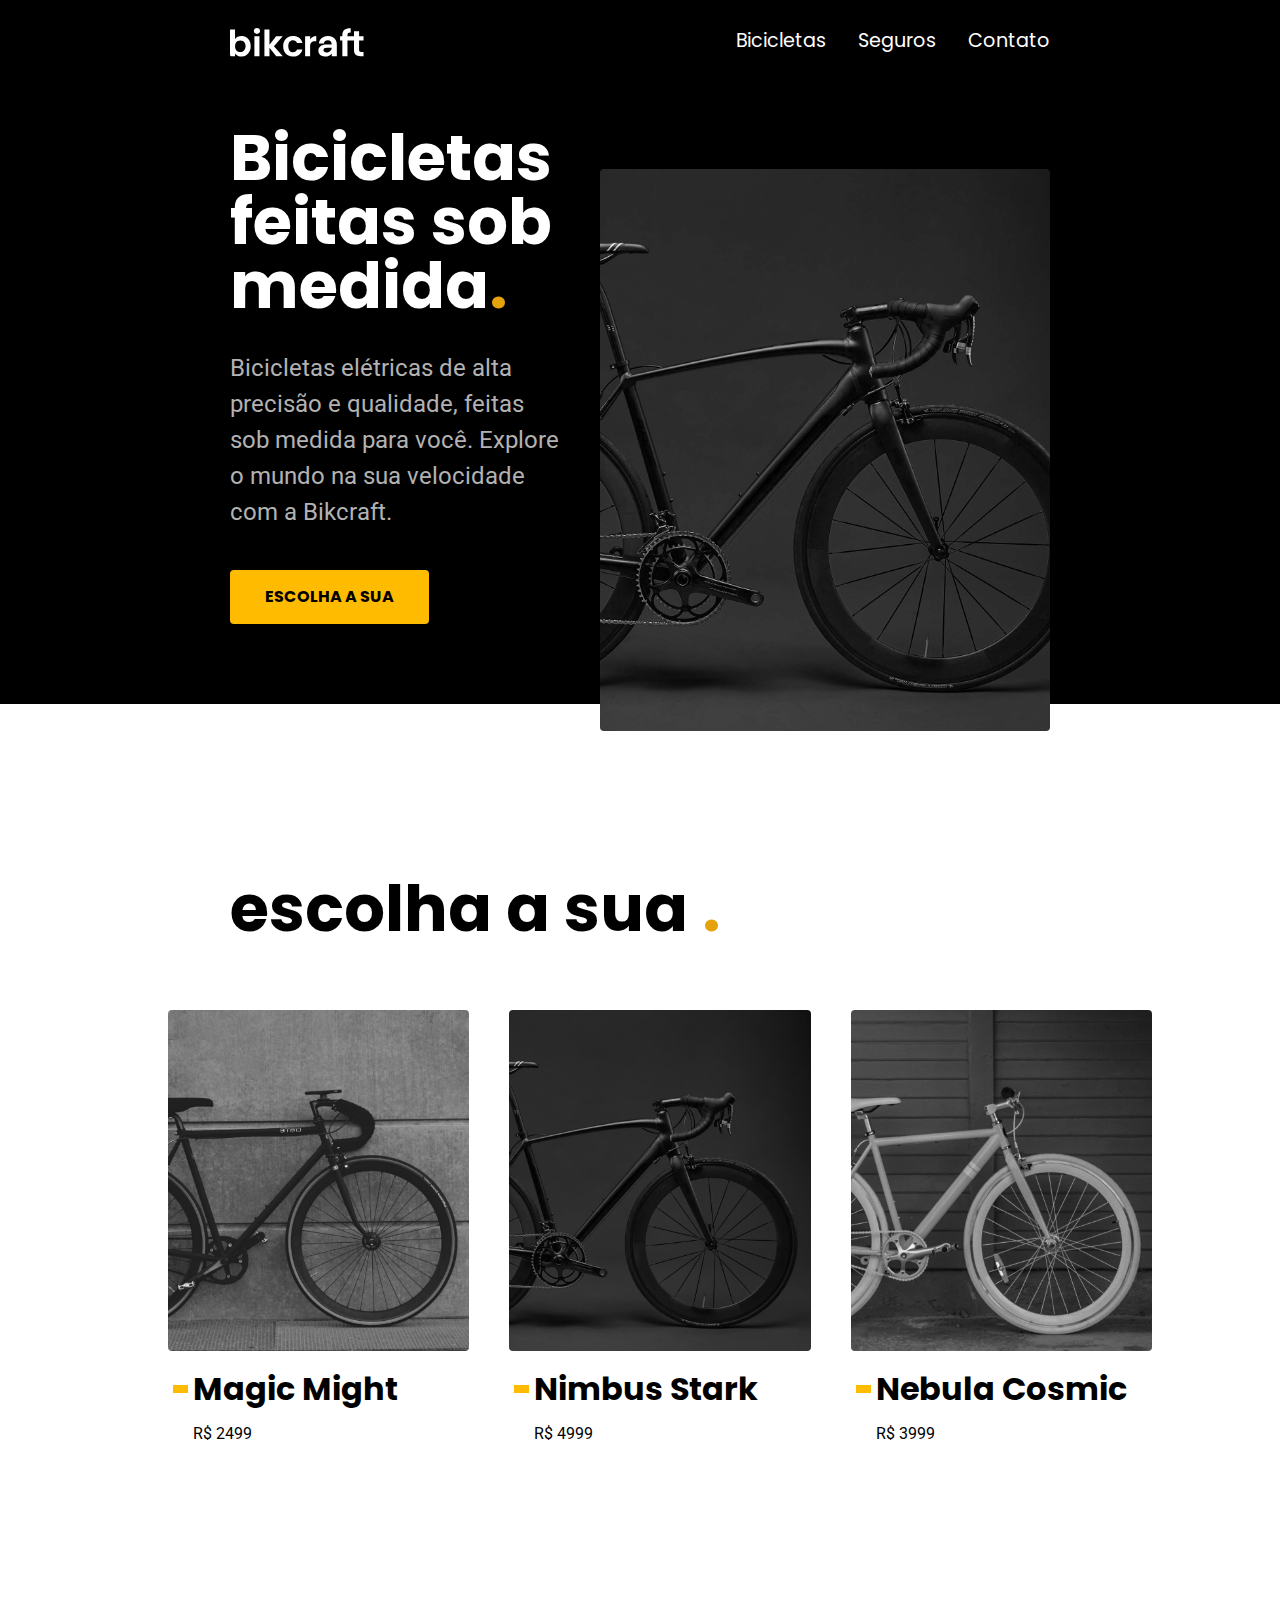
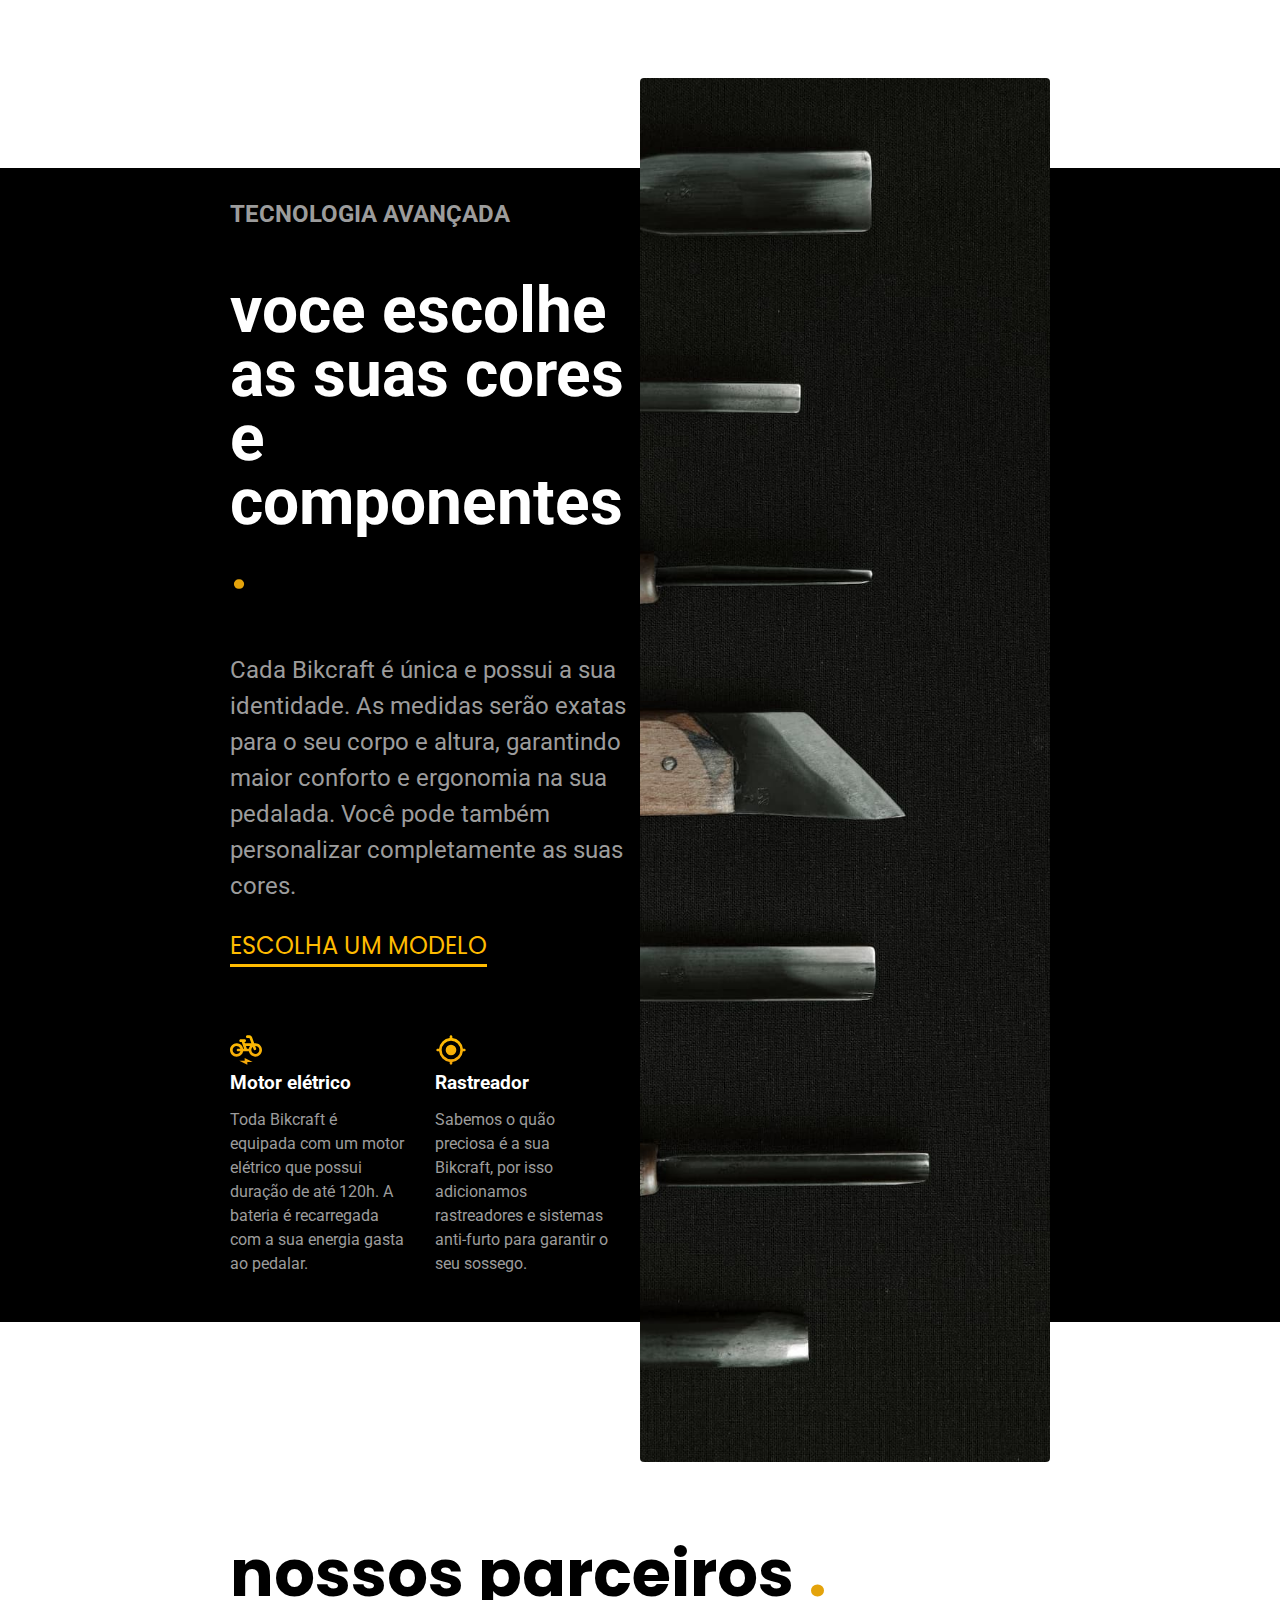
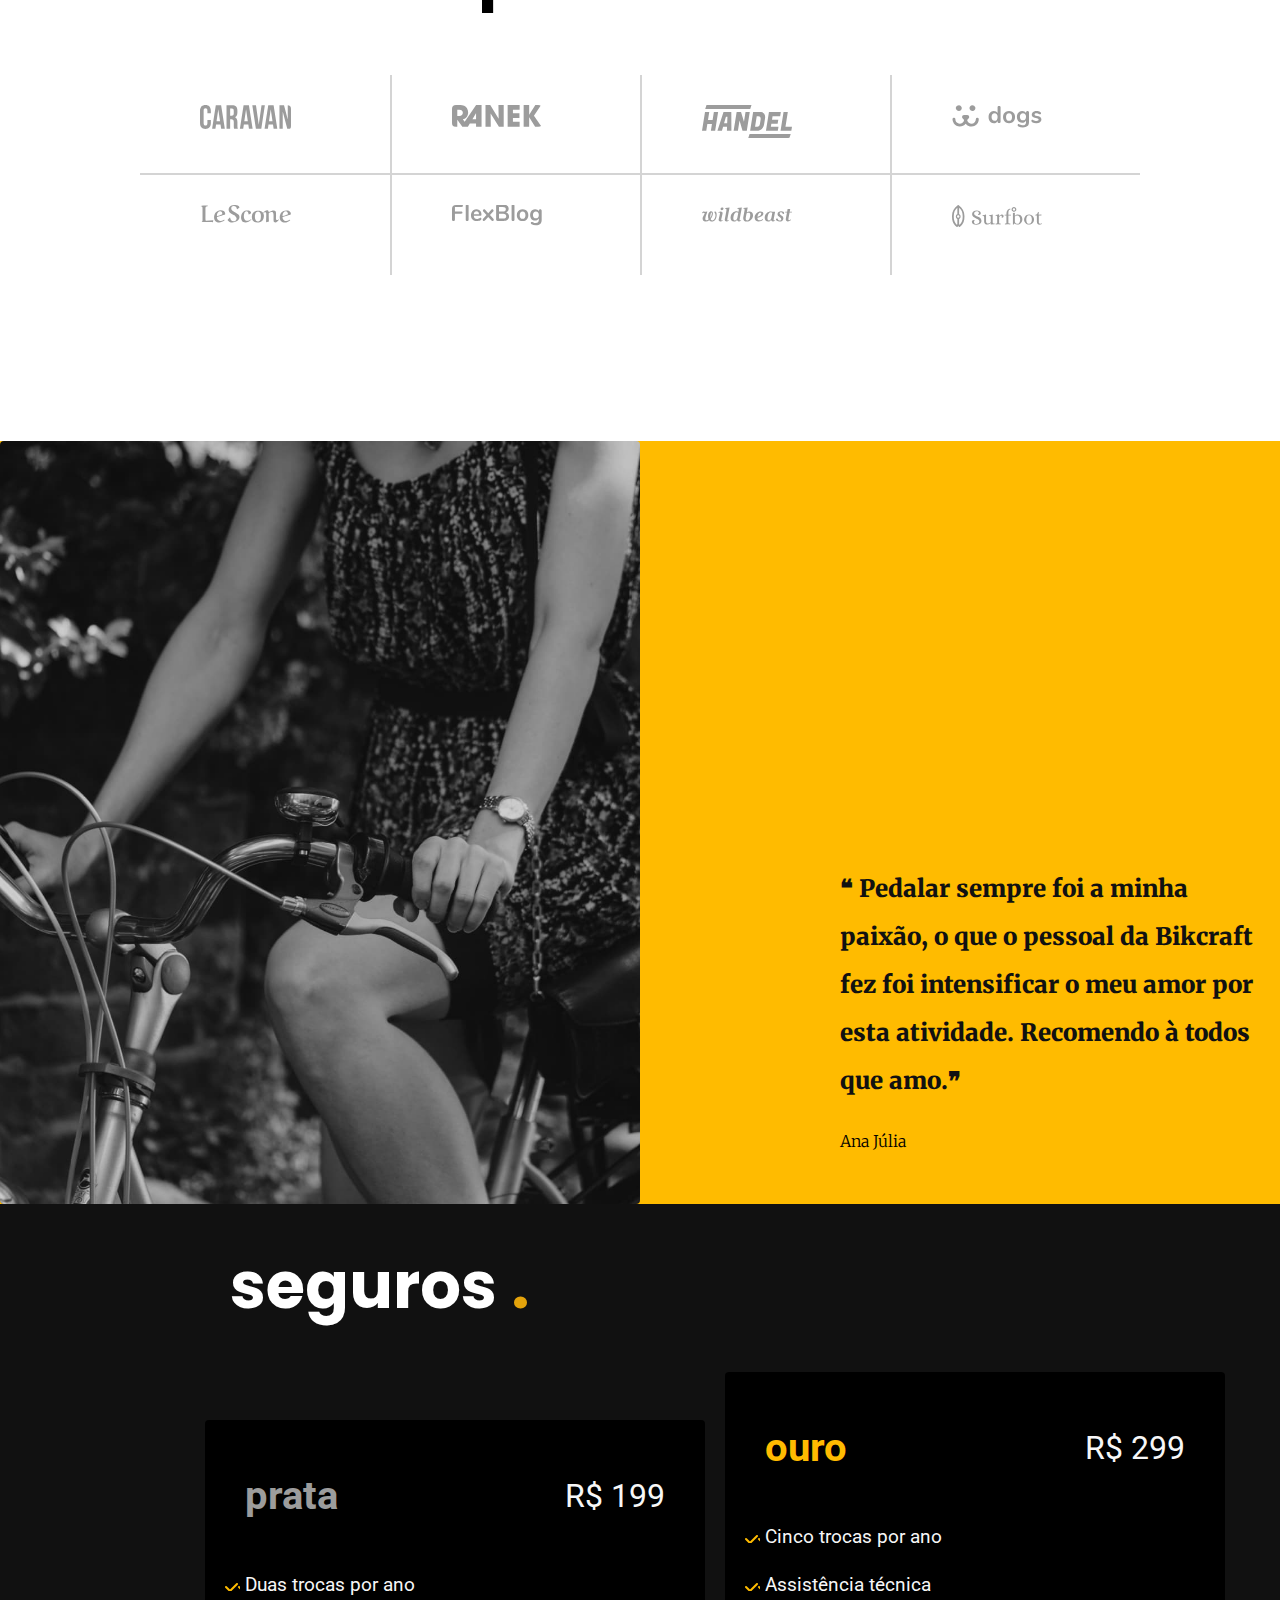
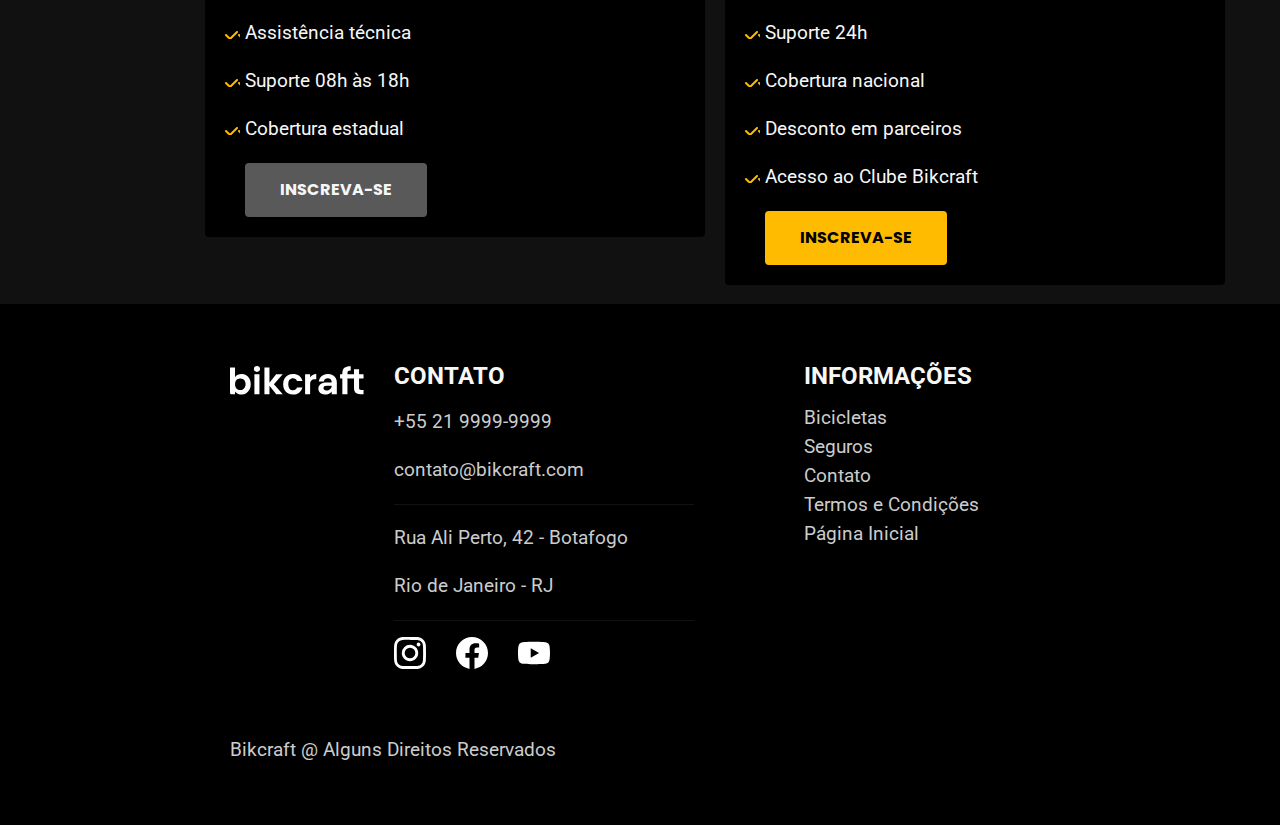
<file: index.html>
<!DOCTYPE html>
<html lang="en">

<head>
    <meta charset="UTF-8">
    <meta http-equiv="X-UA-Compatible" content="IE=edge">
    <meta name="viewport" content="width=device-width, initial-scale=1.0">
    <title>Document</title>
    <link rel="stylesheet" href="./css/style.css">
    <link rel="preconnect" href="https://fonts.googleapis.com">
    <link rel="preconnect" href="https://fonts.gstatic.com" crossorigin>
    <link href="https://fonts.googleapis.com/css2?family=Poppins&display=swap" rel="stylesheet">
    <link href="https://fonts.googleapis.com/css2?family=Poppins&family=Roboto&display=swap" rel="stylesheet">
    <link href="https://fonts.googleapis.com/css2?family=Merriweather:ital@1&display=swap" rel="stylesheet">
</head>

<body>

    <header>
        <img src="./img/bikcraft.svg" alt="logo_bikcraft">
        <ul class="menu">
            <li><a href="./bicicletas.html">Bicicletas</a></li>
            <li><a href="./seguros.html">Seguros</a></li>
            <li><a href="./contato.html">Contato</a></li>
        </ul>
    </header>
    <section class="main">
        <div class="main-container">
            <div class="main-description">
                <h1>Bicicletas feitas sob medida<span class="dot">.</span></h1>
                <p>Bicicletas elétricas de alta precisão e qualidade, feitas sob medida para você. Explore o mundo na sua velocidade com a Bikcraft.</p>
                <a href="./bicicletas.html">Escolha a sua</a>
            </div>
            <div class="main-imagem">
                <img src="./img/fotos/introducao.jpg" alt="introducao">
            </div>
        </div>
    </section>

    <section class="options">
        <div class="options-container">
            <h2>escolha a sua <span class="dot">.</span></h2>
            <div class="options-bikcraft">
                <ul class="content-bikcraft">
                    <li>
                        <img src="./img/bicicletas/magic-home.jpg" alt="magic-home">
                        <h3>Magic Might</h3>
                        <p>R$ 2499</p>
                    </li>
                    <li>
                        <img src="./img/bicicletas/nimbus-home.jpg" alt="nimbus-home">
                        <h3>Nimbus Stark</h3>
                        <p>R$ 4999</p>
                    </li>
                    <li>
                        <img src="./img/bicicletas/nebula-home.jpg" alt="nebula-home">
                        <h3>Nebula Cosmic</h3>
                        <p>R$ 3999</p>
                    </li>
                </ul>
            </div>
        </div>
    </section>
    <section class="customization">
        <div class="custom-container">
            <div class="custom-info">
                <h3>Tecnologia avançada</h3>
                <h2>voce escolhe as suas cores e componentes <span class="dot">.</span></h2>
                <p>Cada Bikcraft é única e possui a sua identidade. As medidas serão exatas para o seu corpo e altura, garantindo maior conforto e ergonomia na sua pedalada. Você pode também personalizar completamente as suas cores.
                </p>
                <a href="./bicicletas-mais-sobre.html">Escolha um modelo</a>
                <div class="custom-grid">
                    <div class="column">
                        <img src="./img/icones/eletrica.svg" alt="icone-eletrica">
                        <h4>Motor elétrico</h4>
                        <p>Toda Bikcraft é equipada com um motor elétrico que possui duração de até 120h. A bateria é recarregada com a sua energia gasta ao pedalar.
                        </p>
                    </div>
                    <div class="column">
                        <img src="./img/icones/rastreador.svg" alt="icone-rastreador">
                        <h4>Rastreador</h4>
                        <p>Sabemos o quão preciosa é a sua Bikcraft, por isso adicionamos rastreadores e sistemas anti-furto para garantir o seu sossego.
                        </p>
                    </div>
                </div>
            </div>
            <div class="custom-imagem">
                <img src="./img/fotos/tecnologia.jpg" alt="tecnologia">
            </div>
        </div>
    </section>

    <section class="partners">
        <div class="partners-container">
            <h2>nossos parceiros <span class="dot">.</span></h2>
            <ul class="partner-list">
                <li><img src="./img/parceiros/caravan.svg" alt="caravan"></li>
                <li><img src="./img/parceiros/ranek.svg" alt="ranek"></li>
                <li><img src="./img/parceiros/handel.svg" alt="randel"></li>
                <li><img src="./img/parceiros/dogs.svg" alt="dogs.svg"></li>
                <li><img src="./img/parceiros/lescone.svg" alt="lescone.svg"></li>
                <li><img src="./img/parceiros/flexblog.svg" alt="flexblog.svg"></li>
                <li><img src="./img/parceiros/wildbeast.svg" alt="wildbeast.svg"></li>
                <li><img src="./img/parceiros/surfbot.svg" alt="surfbot.svg"></li>
            </ul>
        </div>
    </section>

    <section class="depoimento">
        <div class="depoimento-container">
            <div class="depoimento-imagem">
                <img src="./img/fotos/depoimento.jpg" alt="depoimento">
            </div>
            <div class="depoimento-mensagem">
                <p class="mensagem"><span>❝</span> Pedalar sempre foi a minha paixão, o que o pessoal da Bikcraft fez foi intensificar o meu amor por esta atividade. Recomendo à todos que amo.<span>❞</span>
                </p>
                <p class="depoimento-nome">Ana Júlia</p>
            </div>
        </div>
    </section>

    <section class="seguros">
        <div class="seguros-container">
            <h2>seguros <span class="dot">.</span></h2>
            <div class="seguros-grid">
                <div class="seguros-column1">
                    <div class="seguros-flex">
                        <h3 class="prata">prata</h3>
                        <p>R$ 199</p>
                    </div>
                    <ul class="seguros-ul">
                        <li>
                            <!-- <img src="./img/icones/lista.svg" alt="lista"> -->
                            <p>Duas trocas por ano</p>
                        </li>
                        <li>
                            <p>Assistência técnica</p>
                        </li>
                        <li>
                            <p>Suporte 08h às 18h</p>
                        </li>
                        <li>
                            <p>Cobertura estadual</p>
                        </li>
                    </ul>
                    <a class=a1 href="./seguros.html">inscreva-se</a>
                </div>
                <div class="seguros-column2">
                    <div class="seguros-flex">
                        <h3>ouro</h3>
                        <p>R$ 299</p>
                    </div>
                    <ul>
                        <li>
                            <p>Cinco trocas por ano</p>
                        </li>
                        <li>
                            <p>Assistência técnica</p>
                        </li>
                        <li>
                            <p>Suporte 24h</p>
                        </li>
                        <li>
                            <p>Cobertura nacional</p>
                        </li>
                        <li>
                            <p>Desconto em parceiros</p>
                        </li>
                        <li>
                            <p>Acesso ao Clube Bikcraft</p>
                        </li>
                    </ul>
                    <a class=a2 href="./seguros.html">inscreva-se</a>
                </div>
            </div>
        </div>
    </section>

    <section class="contato">
        <div class="contato-container">
            <div class="contato-img">
                <img src="./img/bikcraft.svg" alt="bikcraft-logo">
            </div>
            <div class="contato-column">
                <h5>Contato</h5>
                <ul>
                    <li>
                        <p>+55 21 9999-9999</p>
                    </li>
                    <li>
                        <p>contato@bikcraft.com</p>
                    </li>
                    <li>
                        <span class="linha"></span>
                    </li>
                    <li>
                        <p>Rua Ali Perto, 42 - Botafogo</p>
                    </li>
                    <li>
                        <p>Rio de Janeiro - RJ</p>
                    </li>
                    <li>
                        <span class="linha"></span>
                    </li>
                </ul>
                <div class="redes-flex">
                    <div class="redes-instagram">
                        <img src="./img/redes/instagram.svg" alt="instagram">
                    </div>
                    <div class="redes-facebook">
                        <img src="./img/redes/facebook.svg" alt="facebook.svg">
                    </div>
                    <div class="redes-youtube">
                        <img src="./img/redes/youtube.svg" alt="youtube.svg">
                    </div>
                </div>
            </div>
            <div class="info-column">
                <h5>Informações</h5>
                <ul>
                    <li>
                        <a href="./bicicletas.html">Bicicletas </a>
                    </li>
                    <li>
                        <a href="./seguros.html">Seguros</a>
                    </li>
                    <li>
                        <a href="./contato.html">Contato </a>
                    </li>
                    <li>
                        <a href="./termos.html">Termos e Condições</a>
                    </li>
                    <li>
                        <a href="./index.html">Página Inicial</a>
                    </li>
                </ul>
            </div>
        </div>
    </section>

    <footer>
        <p>Bikcraft @ Alguns Direitos Reservados</p>
    </footer>
</body>

</html>
</file>
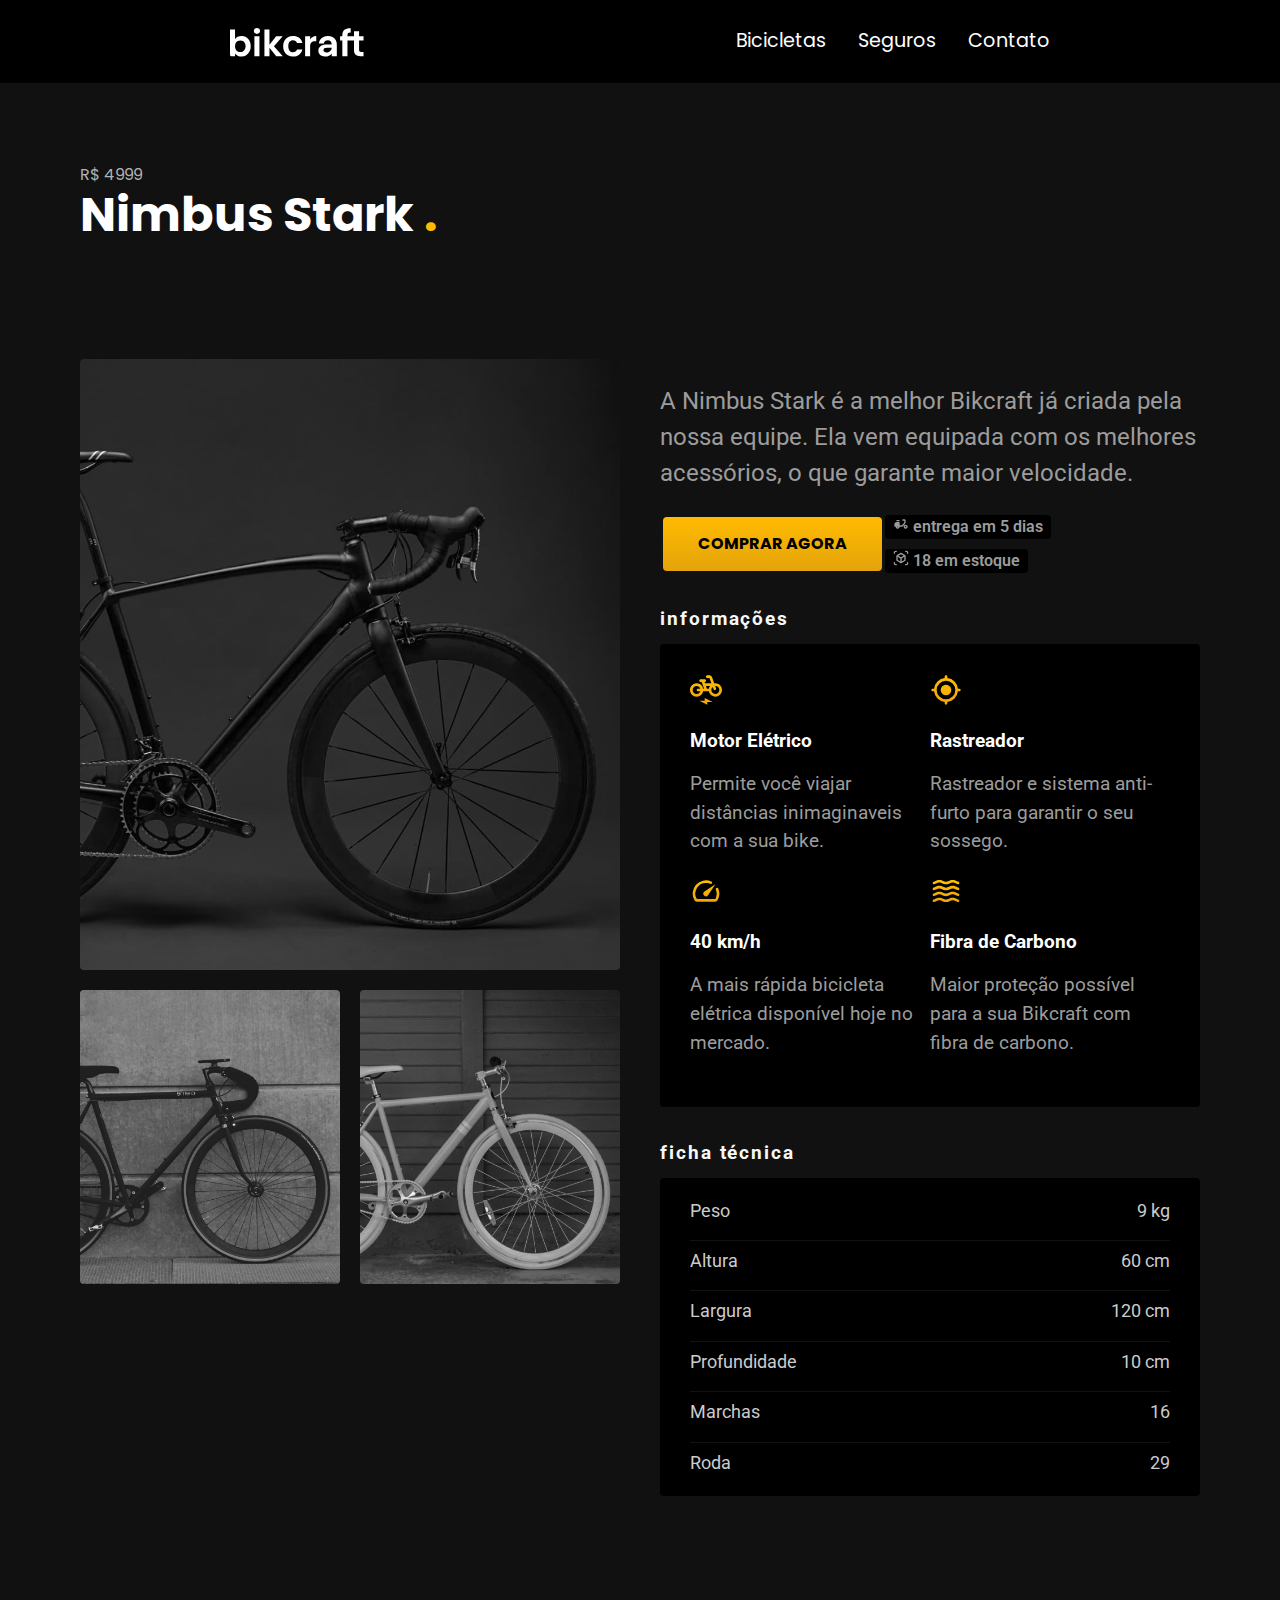
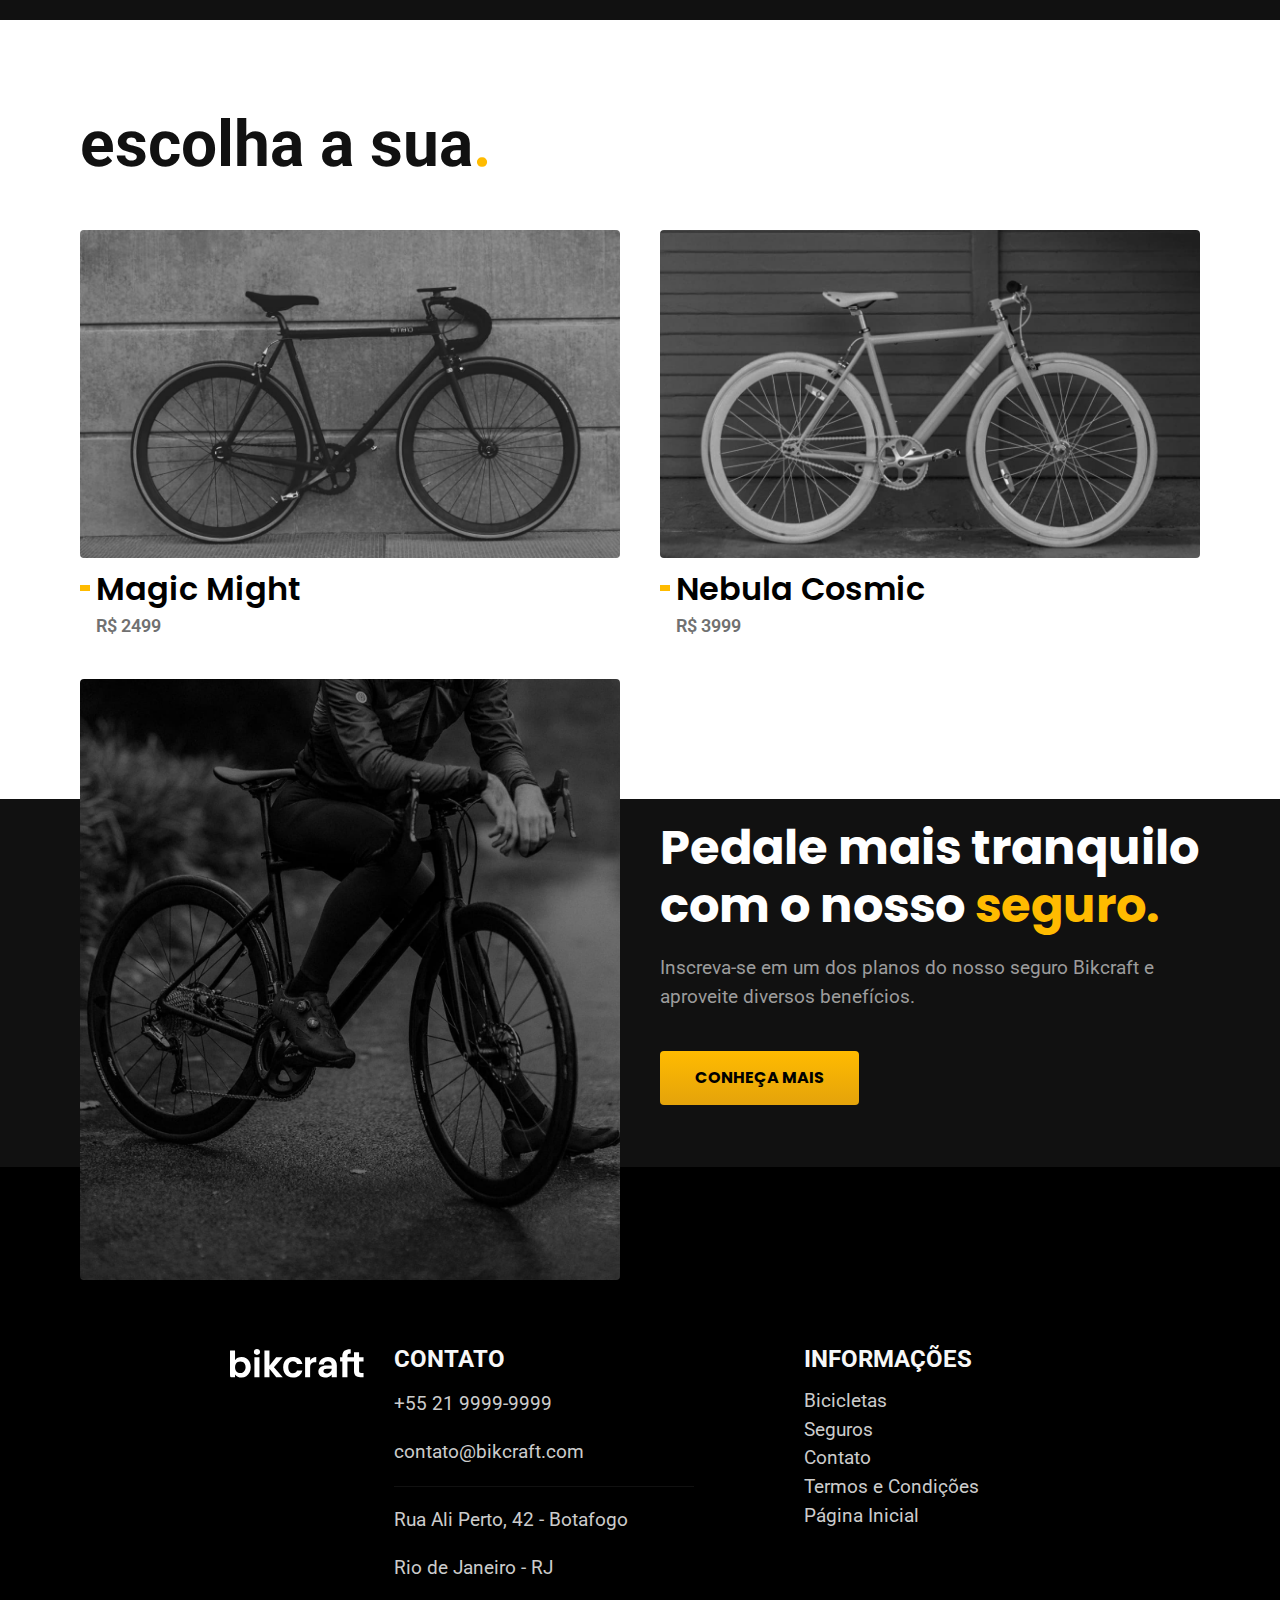
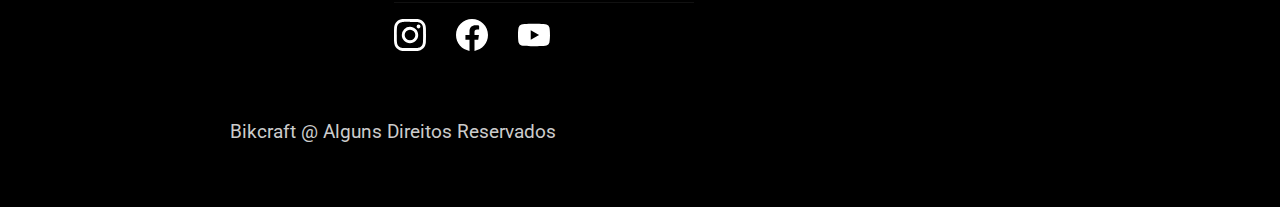
<file: bicicletas-mais-sobre.html>
<!DOCTYPE html>
<html lang="en">

<head>
    <meta charset="UTF-8">
    <meta http-equiv="X-UA-Compatible" content="IE=edge">
    <meta name="viewport" content="width=device-width, initial-scale=1.0">
    <title>Document</title>
    <link rel="stylesheet" href="./css/style.css">
    <link rel="preconnect" href="https://fonts.googleapis.com">
    <link rel="preconnect" href="https://fonts.gstatic.com" crossorigin>
    <link href="https://fonts.googleapis.com/css2?family=Poppins&display=swap" rel="stylesheet">
    <link href="https://fonts.googleapis.com/css2?family=Poppins&family=Roboto&display=swap" rel="stylesheet">
    <link href="https://fonts.googleapis.com/css2?family=Merriweather:ital@1&display=swap" rel="stylesheet">
</head>

<body class="body-mais-sobre-background">

    <header>
        <img src="./img/bikcraft.svg" alt="logo_bikcraft">
        <ul class="menu">
            <li><a href="./bicicletas.html">Bicicletas</a></li>
            <li><a href="./seguros.html">Seguros</a></li>
            <li><a href="./contato.html">Contato</a></li>
        </ul>
    </header>

    <main class="titulo-bg">
        <div class="titulo-container">
            <p>R$ 4999</p>
            <h1> Nimbus Stark <span>.</span></h1>
        </div>
    </main>

    <section class="mais-sobre">
        <div class="mais-sobre-bg">
            <div class="mais-sobre-container">
                <div class="mais-sobre-grid">
                    <div class="mais-sobre-first-column">
                            <img id="mais-sobre-img1" src="./img/bicicletas/nimbus-home.jpg" alt="nimbus">
                            <img id="mais-sobre-img2" src="./img/bicicletas/magic-home.jpg" alt="magic">
                            <img id="mais-sobre-img3" src="./img/bicicletas/nebula-home.jpg" alt="nebula">
                    </div>
                    <div class="mais-sobre-second-column">
                        <p>A Nimbus Stark é a melhor Bikcraft já criada pela nossa equipe. Ela vem equipada com os melhores acessórios, o que garante maior velocidade.</p>
                        <div class="mais-sobre-grid-botao">
                            <a class="botao" href="./orcamento.html">comprar agora</a>
                            <div class="mais-sobre-span">
                                <div class="mais-sobre-span1">
                                    <img src="./img/icones/entrega.svg" alt="entrega">
                                    <span>entrega em 5 dias</span>
                                </div>
                                    <div class="mais-sobre-span1">
                                    <img src="./img/icones/estoque.svg" alt="estoque">
                                    <span>18 em estoque</span>
                                </div>
                            </div>       
                        </div>
                        <h2>informações</h2>     
                        <div class="mais-sobre-grid-detalhes">
                            <div class="detalhes-column">
                                <img src="./img/icones/eletrica.svg" alt="motor eletrico">
                                <h3>Motor Elétrico</h3>
                                <p>Permite você viajar distâncias inimaginaveis com a sua bike.</p>
                            </div>
                            <div class="detalhes-column">
                                <img src="./img/icones/rastreador.svg" alt="rastreador">
                                <h3>Rastreador</h3>
                                <p>Rastreador e sistema anti-furto para garantir o seu sossego.</p>
                            </div>
                            <div class="detalhes-column">
                                <img src="./img/icones/velocidade.svg" alt="velocidade">
                                <h3>40 km/h</h3>
                                <p>A mais rápida bicicleta elétrica disponível hoje no mercado.</p>
                            </div>
                            <div class="detalhes-column">
                                <img src="./img/icones/carbono.svg" alt="fibra de carbono">
                                <h3>Fibra de Carbono</h3>
                                <p>Maior proteção possível para a sua Bikcraft com fibra de carbono.</p>
                            </div>
                        </div>  
                        <h2>ficha técnica</h2>      
                        <div class="mais-sobre-ficha">
                            <div class="mais-sobre-linha">
                                <span>Peso</span>
                                <span>9 kg</span>
                            </div>
                            <span class="sublinhado"></span>
                            <div class="mais-sobre-linha">
                                <span>Altura</span>
                                <span>60 cm</span>
                            </div> 
                            <span class="sublinhado"></span>
                            <div class="mais-sobre-linha">
                                <span>Largura</span>
                                <span>120 cm</span>
                            </div>
                            <span class="sublinhado"></span>
                            <div class="mais-sobre-linha">
                                <span>Profundidade</span>
                                <span>10 cm</span>
                            </div>
                            <span class="sublinhado"></span>
                            <div class="mais-sobre-linha">
                                <span>Marchas</span>
                                <span>16</span>
                            </div>
                            <span class="sublinhado"></span>
                            <div class="mais-sobre-linha">
                                <span>Roda</span>
                                <span>29</span>
                            </div>
                        </div>  
                    </div>
                </div>
            </div>
        </div>
    </section>

    <section class="escolha-bg">
        <div class="escolha-container">
            <h2>escolha a sua<span>.</span></h2>
            <div class="escolha-grid">
                <div class="escolha-grid1">
                    <img src="./img/bicicletas/magic.jpg" alt="magic might">
                    <h3>Magic Might</h3>
                    <span>R$ 2499</span>
                </div>
                <div class="escolha-grid1">
                    <img src="./img/bicicletas/nebula.jpg" alt="nebula cosmic">
                    <h3>Nebula Cosmic</h3>
                    <span>R$ 3999</span>
                </div>
            </div>
        </div>
    </section>

    <section class="mais-sobre-seguro">
        <div class="mais-sobre-seguro-bg">
            <div class="mais-sobre-seguro-container">
                <div class="mais-sobre-seguro-grid">
                    <div class="mais-sobre-seguro-img">
                        <img src="./img/fotos/seguros.jpg" alt="seguros">
                    </div>
                    <div class="mais-sobre-seguro-info">
                        <h3>Pedale mais tranquilo com o nosso <span>seguro.</span></h3>
                        <p>Inscreva-se em um dos planos do nosso seguro Bikcraft e aproveite diversos benefícios.</p>
                        <a href="./seguros.html" class="botao">CONHEÇA MAIS</a>
                    </div>
                </div>
            </div>
        </div>
    </section>

    
    <section class="contato">
        <div class="contato-container">
            <div class="contato-img">
                <img src="./img/bikcraft.svg" alt="bikcraft-logo">
            </div>
            <div class="contato-column">
                <h5>Contato</h5>
                <ul>
                    <li>
                        <p>+55 21 9999-9999</p>
                    </li>
                    <li>
                        <p>contato@bikcraft.com</p>
                    </li>
                    <li>
                        <span class="linha"></span>
                    </li>
                    <li>
                        <p>Rua Ali Perto, 42 - Botafogo</p>
                    </li>
                    <li>
                        <p>Rio de Janeiro - RJ</p>
                    </li>
                    <li>
                        <span class="linha"></span>
                    </li>
                </ul>
                <div class="redes-flex">
                    <div class="redes-instagram">
                        <img src="./img/redes/instagram.svg" alt="instagram">
                    </div>
                    <div class="redes-facebook">
                        <img src="./img/redes/facebook.svg" alt="facebook.svg">
                    </div>
                    <div class="redes-youtube">
                        <img src="./img/redes/youtube.svg" alt="youtube.svg">
                    </div>
                </div>
            </div>
            <div class="info-column">
                <h5>Informações</h5>
                <ul>
                    <li>
                        <a href="./bicicletas.html">Bicicletas </a>
                    </li>
                    <li>
                        <a href="./seguros.html">Seguros</a>
                    </li>
                    <li>
                        <a href="./contato.html">Contato </a>
                    </li>
                    <li>
                        <a href="./termos.html">Termos e Condições</a>
                    </li>
                    <li>
                        <a href="./index.html">Página Inicial</a>
                    </li>
                </ul>
            </div>
        </div>
    </section>

    <footer>
        <p>Bikcraft @ Alguns Direitos Reservados</p>
    </footer>
</body>

</html>
</file>
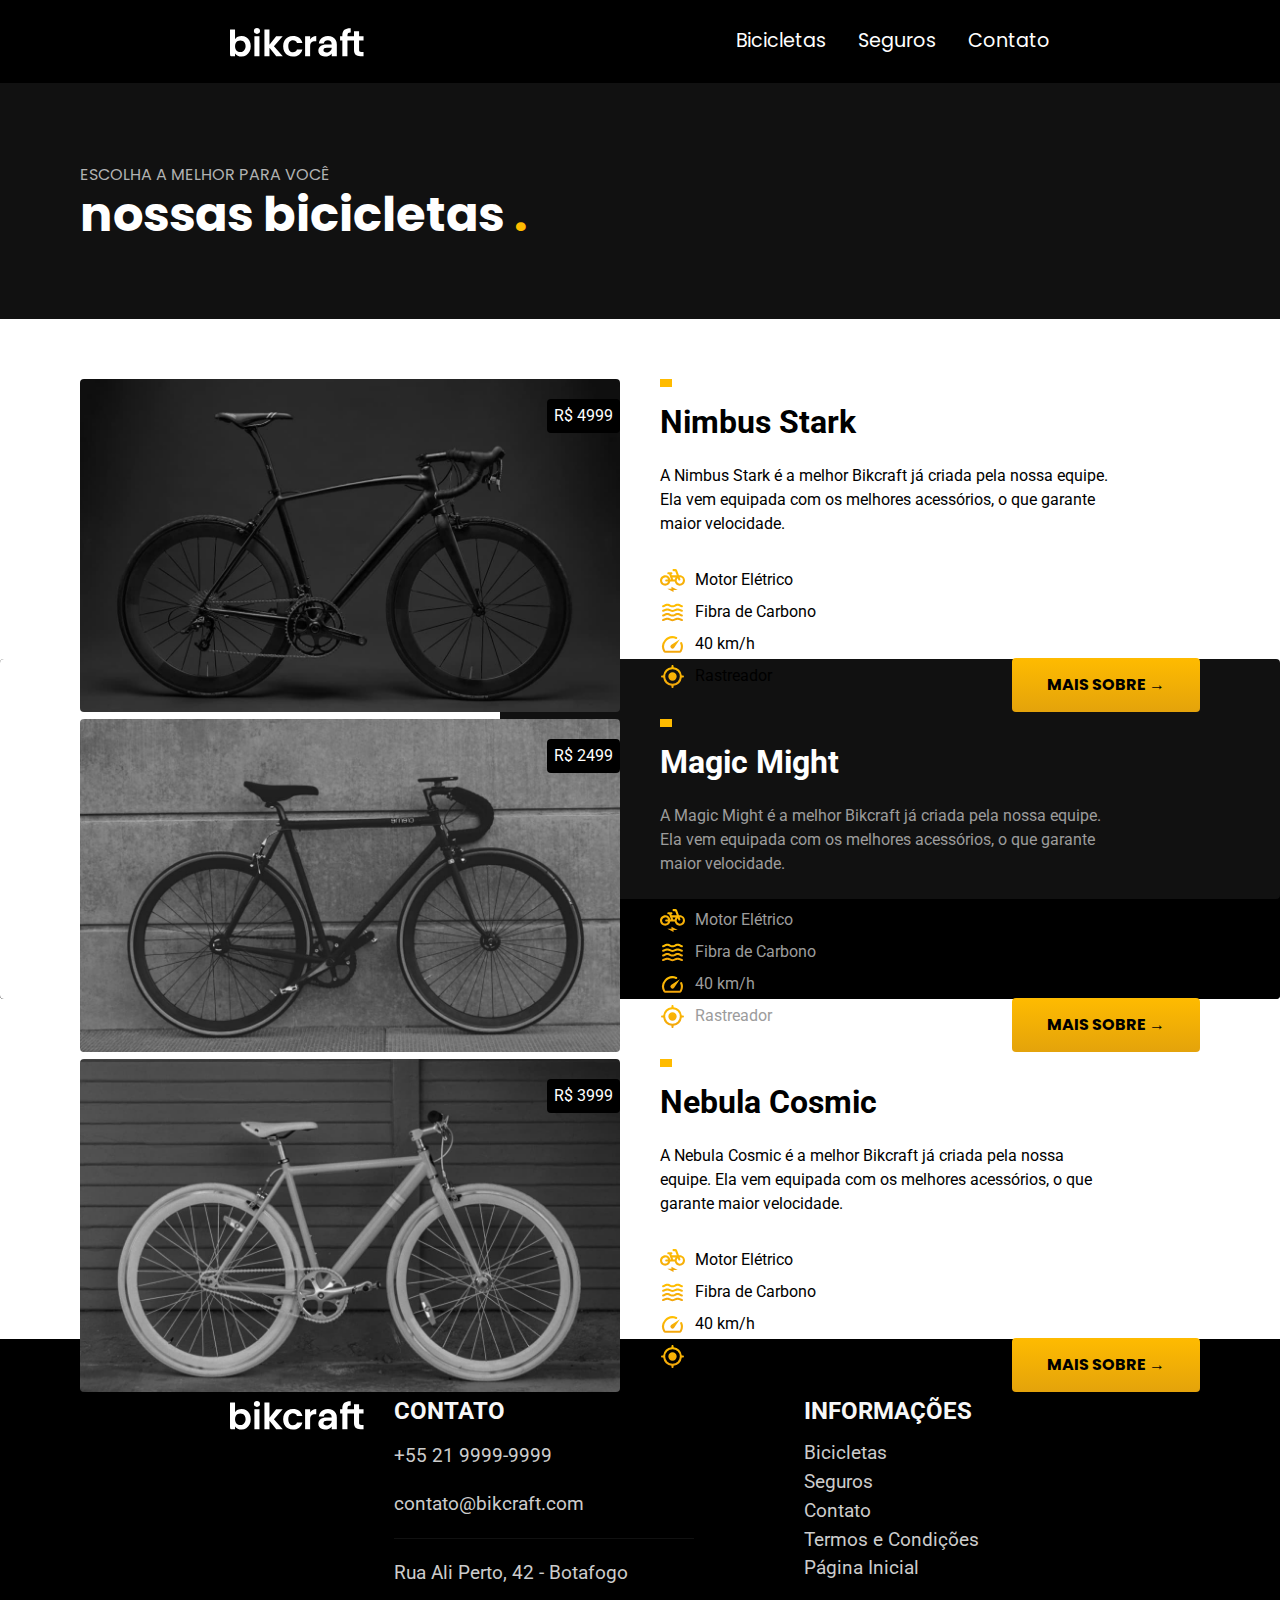
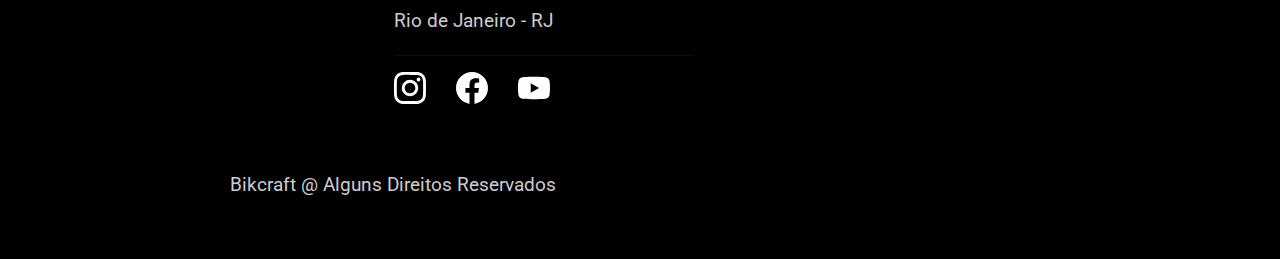
<file: bicicletas.html>
<!DOCTYPE html>
<html lang="en">

<head>
    <meta charset="UTF-8">
    <meta http-equiv="X-UA-Compatible" content="IE=edge">
    <meta name="viewport" content="width=device-width, initial-scale=1.0">
    <title>Document</title>
    <link rel="stylesheet" href="./css/style.css">
    <link rel="preconnect" href="https://fonts.googleapis.com">
    <link rel="preconnect" href="https://fonts.gstatic.com" crossorigin>
    <link href="https://fonts.googleapis.com/css2?family=Poppins&display=swap" rel="stylesheet">
    <link href="https://fonts.googleapis.com/css2?family=Poppins&family=Roboto&display=swap" rel="stylesheet">
    <link href="https://fonts.googleapis.com/css2?family=Merriweather:ital@1&display=swap" rel="stylesheet">
</head>

<body class="body-background">

    <header>
        <img src="./img/bikcraft.svg" alt="logo_bikcraft">
        <ul class="menu">
            <li><a href="./bicicletas.html">Bicicletas</a></li>
            <li><a href="./seguros.html">Seguros</a></li>
            <li><a href="./contato.html">Contato</a></li>
        </ul>
    </header>

    <main class="titulo-bg">
        <div class="titulo-container">
            <p>escolha a melhor para você</p>
            <h1> nossas bicicletas <span>.</span></h1>
        </div>
    </main>

    <section class="bicicletas">
        <div class="bicicletas-container">
            <div class="bicicletas-grid">
                <div class="bicicletas-img">
                    <img class="imagem-grande" src="./img/bicicletas/nimbus.jpg" alt="bikcraft nimbus">
                    <spam class="bicicletas-valor">R$ 4999</spam>
                </div>
                <div class="bicicletas-conteudo">
                    <h2 class="bicicletas-titulo">Nimbus Stark</h2>
                    <p>A Nimbus Stark é a melhor Bikcraft já criada pela nossa equipe. Ela vem equipada com os melhores acessórios, o que garante maior velocidade.</p>
                    <div class="bicicletas-grid-menor">
                        <ul class="bicicletas-caracteristicas">
                            <li>
                                <img src="./img/icones/eletrica.svg" alt="eletrica">
                                <p>Motor Elétrico</p>
                            </li>
                            <li>
                                <img src="./img/icones/carbono.svg" alt="carbono">
                                <p>Fibra de Carbono</p>
                            </li>
                            <li>
                                <img src="./img/icones/velocidade.svg" alt="velocidade">
                                <p>40 km/h</p>
                            </li>
                            <li>
                                <img src="./img/icones/rastreador.svg" alt="rastreador">
                                <p>Rastreador</p>
                            </li>
                        </ul>
                        <a href="./bicicletas-mais-sobre.html" class="botao">Mais sobre →</a>
                    </div>
                </div>
            </div>
        </div>
        <div class="bicicletas-bg">
            <div class="bicicletas-container">
                <div class="bicicletas-grid">
                    <div class="bicicletas-img">
                        <img class="imagem-grande" src="./img/bicicletas/magic.jpg" alt="bikcraft magic">
                        <spam class="bicicletas-valor">R$ 2499</spam>
                    </div>
                    <div class="bicicletas-conteudo">
                        <h2 class="bicicletas-titulo">Magic Might</h2>
                        <p>A Magic Might é a melhor Bikcraft já criada pela nossa equipe. Ela vem equipada com os melhores acessórios, o que garante maior velocidade.</p>
                        <div class="bicicletas-grid-menor">
                            <ul>
                                <li>
                                    <img src="./img/icones/eletrica.svg" alt="eletrica">
                                    <p>Motor Elétrico</p>
                                </li>
                                <li>
                                    <img src="./img/icones/carbono.svg" alt="carbono">
                                    <p>Fibra de Carbono</p>
                                </li>
                                <li>
                                    <img src="./img/icones/velocidade.svg" alt="velocidade">
                                    <p>40 km/h</p>
                                </li>
                                <li>
                                    <img src="./img/icones/rastreador.svg" alt="rastreador">
                                    <p>Rastreador</p>
                                </li>
                            </ul>
                            <a href="./bicicletas-mais-sobre.html" class="botao">Mais sobre →</a>
                        </div>
                    </div>
                </div>
            </div>
        </div>
        <div class="bicicletas-container">
            <div class="bicicletas-grid">
                <div class="bicicletas-img">
                    <img class="imagem-grande" src="./img/bicicletas/nebula.jpg" alt="bikcraft nebula">
                    <spam class="bicicletas-valor">R$ 3999</spam>
                </div>
                <div class="bicicletas-conteudo">
                    <h2 class="bicicletas-titulo">Nebula Cosmic</h2>
                    <p>A Nebula Cosmic é a melhor Bikcraft já criada pela nossa equipe. Ela vem equipada com os melhores acessórios, o que garante maior velocidade.</p>
                    <div class="bicicletas-grid-menor">
                        <ul>
                            <li>
                                <img src="./img/icones/eletrica.svg" alt="eletrica">
                                <p>Motor Elétrico</p>
                            </li>
                            <li>
                                <img src="./img/icones/carbono.svg" alt="carbono">
                                <p>Fibra de Carbono</p>
                            </li>
                            <li>
                                <img src="./img/icones/velocidade.svg" alt="velocidade">
                                <p>40 km/h</p>
                            </li>
                            <li>
                                <img src="./img/icones/rastreador.svg" alt="rastreador">
                                <p>Rastreador</p>
                            </li>
                        </ul>
                        <a href="./bicicletas-mais-sobre.html" class="botao">Mais sobre →</a>
                    </div>
                </div>
            </div>
        </div>
    </section>


    <section class="contato">
        <div class="contato-container">
            <div class="contato-img">
                <img src="./img/bikcraft.svg" alt="bikcraft-logo">
            </div>
            <div class="contato-column">
                <h5>Contato</h5>
                <ul>
                    <li>
                        <p>+55 21 9999-9999</p>
                    </li>
                    <li>
                        <p>contato@bikcraft.com</p>
                    </li>
                    <li>
                        <span class="linha"></span>
                    </li>
                    <li>
                        <p>Rua Ali Perto, 42 - Botafogo</p>
                    </li>
                    <li>
                        <p>Rio de Janeiro - RJ</p>
                    </li>
                    <li>
                        <span class="linha"></span>
                    </li>
                </ul>
                <div class="redes-flex">
                    <div class="redes-instagram">
                        <img src="./img/redes/instagram.svg" alt="instagram">
                    </div>
                    <div class="redes-facebook">
                        <img src="./img/redes/facebook.svg" alt="facebook.svg">
                    </div>
                    <div class="redes-youtube">
                        <img src="./img/redes/youtube.svg" alt="youtube.svg">
                    </div>
                </div>
            </div>
            <div class="info-column">
                <h5>Informações</h5>
                <ul>
                    <li>
                        <a href="./bicicletas.html">Bicicletas </a>
                    </li>
                    <li>
                        <a href="./seguros.html">Seguros</a>
                    </li>
                    <li>
                        <a href="./contato.html">Contato </a>
                    </li>
                    <li>
                        <a href="./termos.html">Termos e Condições</a>
                    </li>
                    <li>
                        <a href="./index.html">Página Inicial</a>
                    </li>
                </ul>
            </div>
        </div>
    </section>

    <footer>
        <p>Bikcraft @ Alguns Direitos Reservados</p>
    </footer>
</body>

</html>
</file>
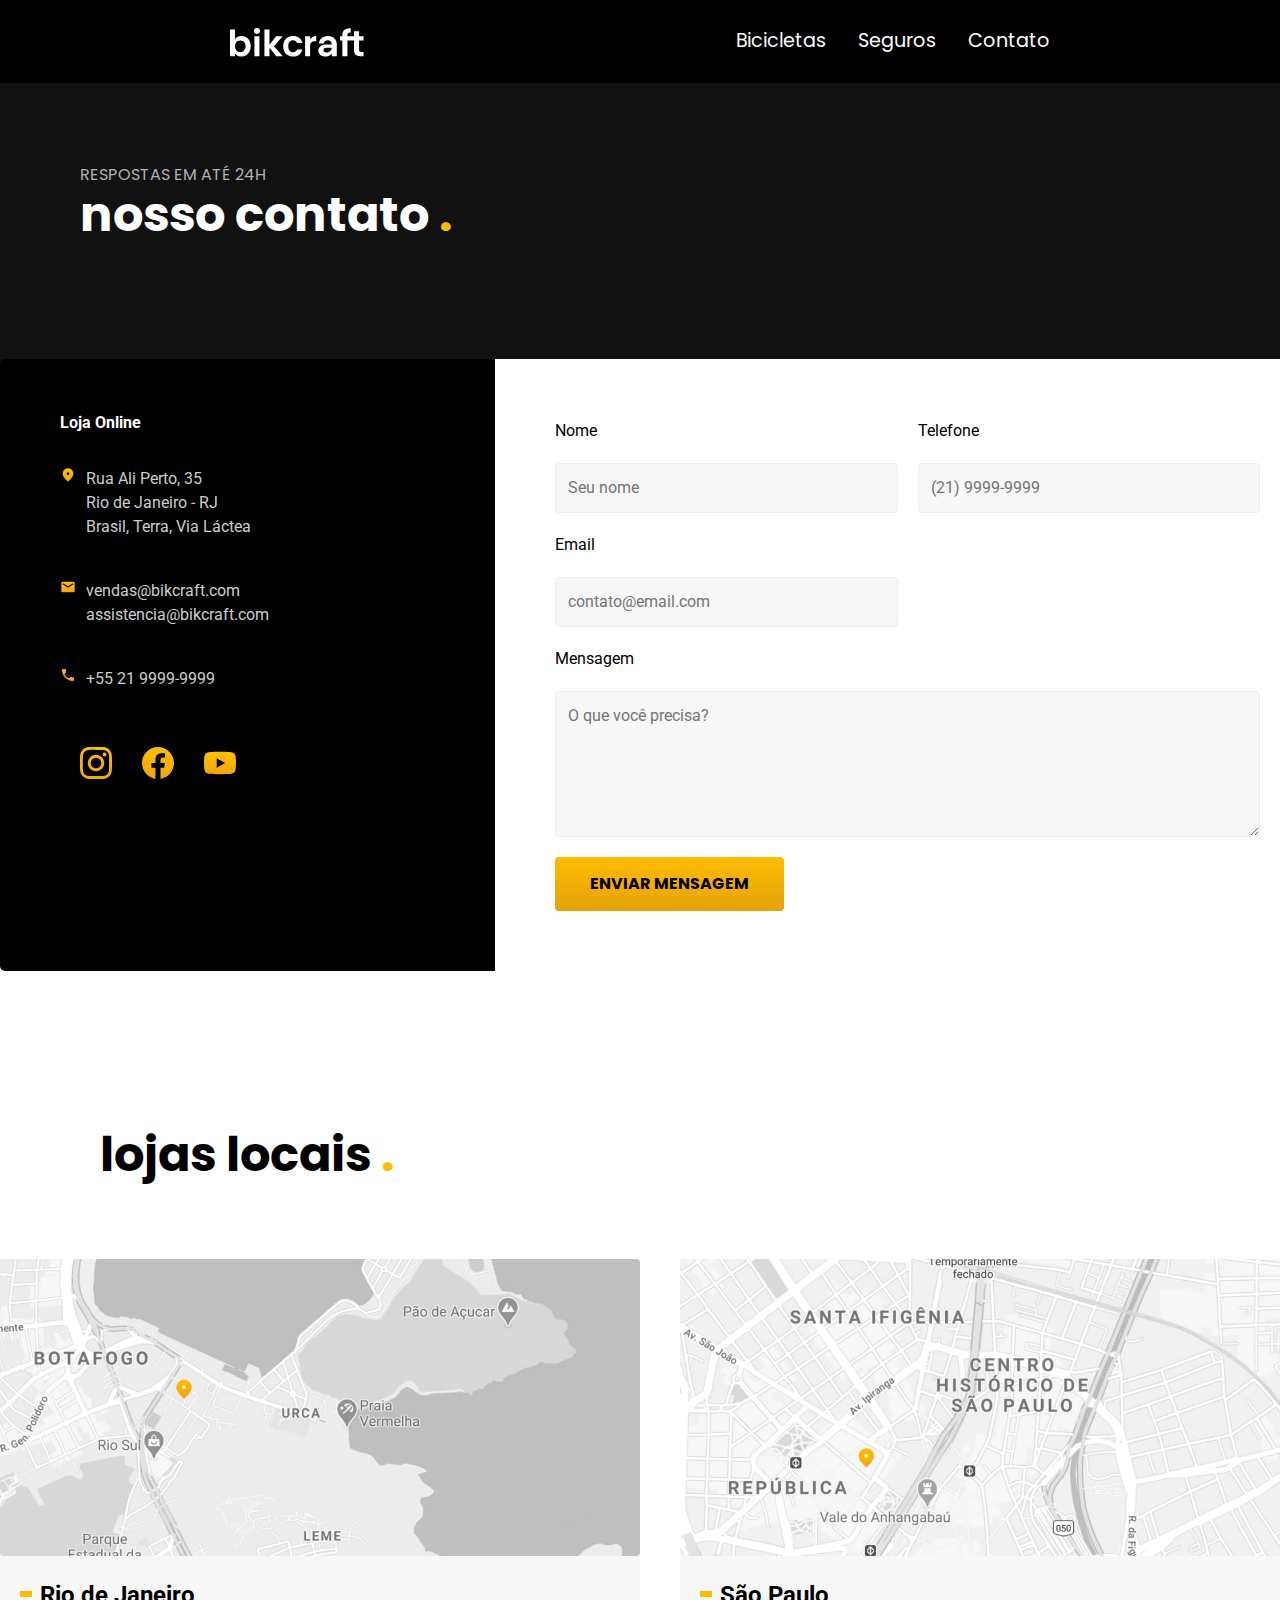
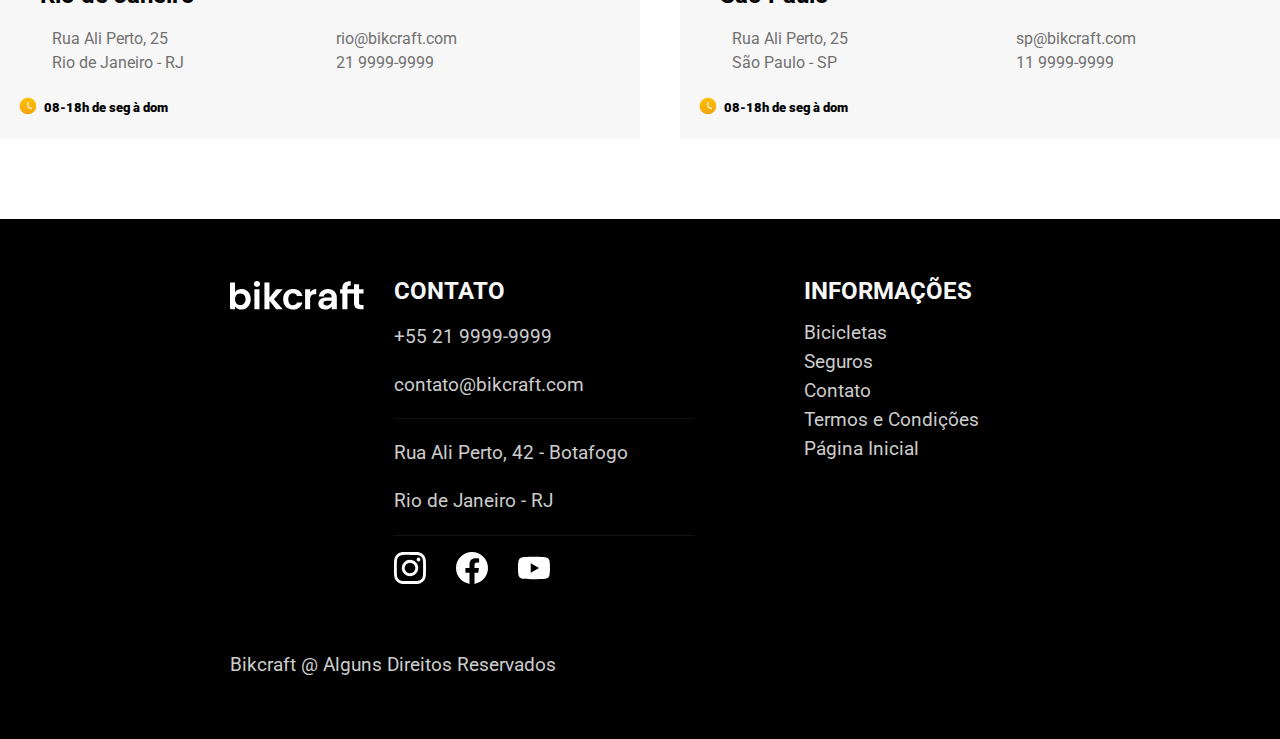
<file: contato.html>
<!DOCTYPE html>
<html lang="en">

<head>
    <meta charset="UTF-8">
    <meta http-equiv="X-UA-Compatible" content="IE=edge">
    <meta name="viewport" content="width=device-width, initial-scale=1.0">
    <title>Document</title>
    <link rel="stylesheet" href="./css/style.css">
    <link rel="preconnect" href="https://fonts.googleapis.com">
    <link rel="preconnect" href="https://fonts.gstatic.com" crossorigin>
    <link href="https://fonts.googleapis.com/css2?family=Poppins&display=swap" rel="stylesheet">
    <link href="https://fonts.googleapis.com/css2?family=Poppins&family=Roboto&display=swap" rel="stylesheet">
    <link href="https://fonts.googleapis.com/css2?family=Merriweather:ital@1&display=swap" rel="stylesheet">
</head>

<body class="body-mais-sobre-background">

    <header>
        <img src="./img/bikcraft.svg" alt="logo_bikcraft">
        <ul class="menu">
            <li><a href="./bicicletas.html">Bicicletas</a></li>
            <li><a href="./seguros.html">Seguros</a></li>
            <li><a href="./contato.html">Contato</a></li>
        </ul>
    </header>

    <main class="titulo-bg">
        <div class="titulo-container">
            <p>RESPOSTAS EM ATÉ 24h</p>
            <h1> nosso contato <span>.</span></h1>
        </div>
    </main>

    <section class="cadastro-bg">
        <div class="cadastro-container">
            <div class="cadastro-grid">
                <div class="cadastro-grid-column1">
                    <h3>Loja Online</h3>
                    <ul>
                        <li class="cadastro-grid-menor">
                                <img src="./img/icones/local.svg" alt="local">
                                <span>Rua Ali Perto, 35</span>
                                <span>Rio de Janeiro - RJ</span>
                                <span>Brasil, Terra, Via Láctea</span>
                        </li>
                        <li class="cadastro-grid-menor">
                            <img src="./img/icones/email.svg" alt="email">
                            <span>vendas@bikcraft.com</span>
                            <span>assistencia@bikcraft.com</span>
                        </li>
                        <li class="cadastro-grid-menor">
                            <img src="./img/icones/telefone.svg" alt="telefone">
                            <span>+55 21 9999-9999</span>
                        </li>
                    </ul>
                    <div class="cadastro-flex">
                        <img src="./img/redes/instagram-p.svg" alt="instagram">
                        <img src="./img/redes/facebook-p.svg" alt="facebook">
                        <img src="./img/redes/youtube-p.svg" alt="youtube">
                    </div>
                </div>
                <div class="cadastro-grid-column2">
                    <form class="form" action="./contato.html">
                        <label for="nome">Nome</label>
                        <input type="text" id="nome" name="nome" placeholder="Seu nome">
                        <label for="telefone">Telefone</label>
                        <input type="text"id="telefone"name="telefone" placeholder="(21) 9999-9999">
                        <label for="email">Email</label>
                        <input type="email" id="email" name="email" placeholder="contato@email.com">
                        <label for="mensagem">Mensagem</label>
                        <textarea rows="5" id="mensagem" name="mensagem" placeholder="O que você precisa?"></textarea>
                    </form>
                    <a class="botao" href="#">ENVIAR MENSAGEM</a>
                </div>
            </div>
        </div>
    </section>

    <section class="lojas-locais-bg">
        <div class="cadastro-container">
            <div class="titulo-container">
                <h1> lojas locais <span>.</span></h1>
            </div>
            <div class="lojas-locais-grid">
                <div class="lojas-locais-column">
                    <div class="lojas-locais-img">
                        <img src="./img/lojas/rj.jpg" alt="RJ">
                    </div>
                    <div class="lojas-locais-cidade">
                        <h2>Rio de Janeiro</h2>
                        <div class="lojas-locais-cidade-grid">
                            <span>Rua Ali Perto, 25</span>
                            <span>rio@bikcraft.com</span>
                            <span>Rio de Janeiro - RJ</span>
                            <span>21 9999-9999</span>
                        </div>
                        <div class="lojas-locais-atendimento">
                            <!-- <img src="./img/icones/horario.svg" alt="hora"> -->
                            <span>08-18h de seg à dom</span>
                        </div>
                    </div>
                </div>
                <div class="lojas-locais-column">
                    <div class="lojas-locais-img">
                        <img src="./img/lojas/sp.jpg" alt="SP">
                    </div>
                    <div class="lojas-locais-cidade">
                        <h2>São Paulo</h2>
                        <div class="lojas-locais-cidade-grid">
                            <span>Rua Ali Perto, 25</span>
                            <span>sp@bikcraft.com</span>
                            <span>São Paulo - SP</span>
                            <span>11 9999-9999</span>
                        </div>
                        <div class="lojas-locais-atendimento">
                            <!-- <img src="./img/icones/horario.svg" alt="hora"> -->
                            <span>08-18h de seg à dom</span>
                        </div>
                    </div>
                </div>
            </div>
        </div>
    </section>

    <section class="contato">
        <div class="contato-container">
            <div class="contato-img">
                <img src="./img/bikcraft.svg" alt="bikcraft-logo">
            </div>
            <div class="contato-column">
                <h5>Contato</h5>
                <ul>
                    <li>
                        <p>+55 21 9999-9999</p>
                    </li>
                    <li>
                        <p>contato@bikcraft.com</p>
                    </li>
                    <li>
                        <span class="linha"></span>
                    </li>
                    <li>
                        <p>Rua Ali Perto, 42 - Botafogo</p>
                    </li>
                    <li>
                        <p>Rio de Janeiro - RJ</p>
                    </li>
                    <li>
                        <span class="linha"></span>
                    </li>
                </ul>
                <div class="redes-flex">
                    <div class="redes-instagram">
                        <img src="./img/redes/instagram.svg" alt="instagram">
                    </div>
                    <div class="redes-facebook">
                        <img src="./img/redes/facebook.svg" alt="facebook.svg">
                    </div>
                    <div class="redes-youtube">
                        <img src="./img/redes/youtube.svg" alt="youtube.svg">
                    </div>
                </div>
            </div>
            <div class="info-column">
                <h5>Informações</h5>
                <ul>
                    <li>
                        <a href="./bicicletas.html">Bicicletas </a>
                    </li>
                    <li>
                        <a href="./seguros.html">Seguros</a>
                    </li>
                    <li>
                        <a href="./contato.html">Contato </a>
                    </li>
                    <li>
                        <a href="./termos.html">Termos e Condições</a>
                    </li>
                    <li>
                        <a href="./index.html">Página Inicial</a>
                    </li>
                </ul>
            </div>
        </div>
    </section>

    <footer>
        <p>Bikcraft @ Alguns Direitos Reservados</p>
    </footer>
</body>

</html>
</file>
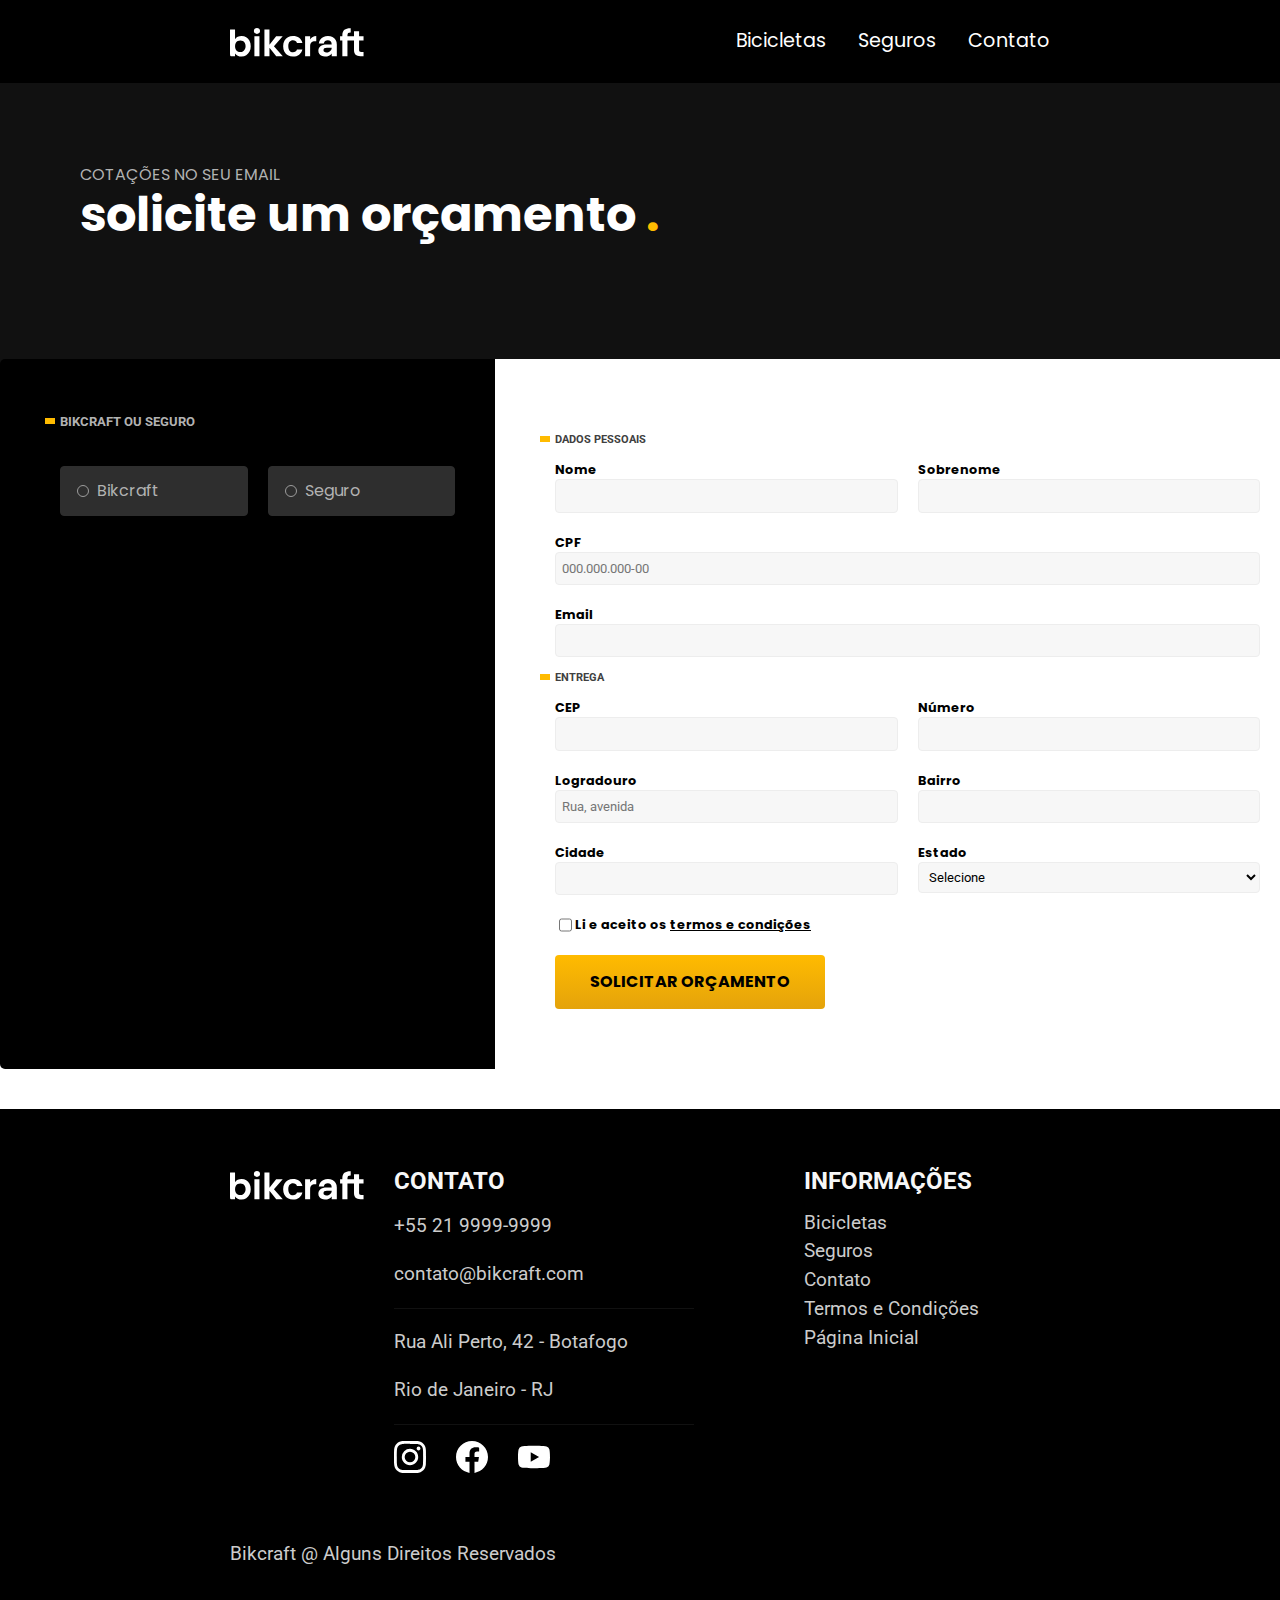
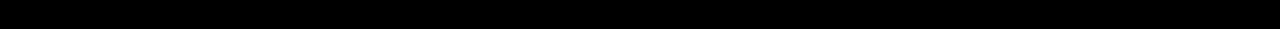
<file: orcamento.html>
<!DOCTYPE html>
<html lang="en">

<head>
    <meta charset="UTF-8">
    <meta http-equiv="X-UA-Compatible" content="IE=edge">
    <meta name="viewport" content="width=device-width, initial-scale=1.0">
    <title>Document</title>
    <link rel="stylesheet" href="./css/style.css">
    <link rel="preconnect" href="https://fonts.googleapis.com">
    <link rel="preconnect" href="https://fonts.gstatic.com" crossorigin>
    <link href="https://fonts.googleapis.com/css2?family=Poppins&display=swap" rel="stylesheet">
    <link href="https://fonts.googleapis.com/css2?family=Poppins&family=Roboto&display=swap" rel="stylesheet">
    <link href="https://fonts.googleapis.com/css2?family=Merriweather:ital@1&display=swap" rel="stylesheet">
</head>

<body class="body-mais-sobre-background">

    <header>
        <img src="./img/bikcraft.svg" alt="logo_bikcraft">
        <ul class="menu">
            <li><a href="./bicicletas.html">Bicicletas</a></li>
            <li><a href="./seguros.html">Seguros</a></li>
            <li><a href="./contato.html">Contato</a></li>
        </ul>
    </header>

    <main class="titulo-bg">
        <div class="titulo-container">
            <p>COTAÇÕES NO SEU EMAIL</p>
            <h1> solicite um orçamento <span>.</span></h1>
        </div>
    </main>

    <section class="cadastro-bg">
        <div class="cadastro-container">
            <div class="cadastro-grid">
                <div class="cadastro-grid-column1">
                    <form class="form-radio">
                        <div class="orcamento-prodseg">
                            <h4>BIKCRAFT OU SEGURO</h4>
                            <input type="radio" name="tipo" value="bikcraft" id="bikcraft">
                            <label for="bikcraft">Bikcraft</label>
                            <input type="radio" name="tipo" value="seguro" id="seguro">
                            <label for="seguro">Seguro</label>
                            <div class="orcamento-prod">
                                <h4>ESCOLHA A SUA:</h4>
                                <input type="radio" name="produto" value="nimbus" id="nimbus">
                                <label for="nimbus">Nimbus Stark <span>R$ 4999</span></label>
                                <div class="orcamento-detalhes">
                                    <ul>
                                        <li><img src="./img/icones/eletrica.svg" alt="eletrica">Motor Elétrico</li>
                                        <li><img src="./img/icones/carbono.svg" alt="carbono">Fibra de Carbono</li>
                                        <li><img src="./img/icones/velocidade.svg" alt="velocidade">50 km/h</li>
                                        <li><img src="./img/icones/rastreador.svg" alt="rastreador">Rastreador</li>
                                    </ul>
                                    <img src="./img/bicicletas/nimbus.jpg" alt="bicicleta preta">
                                </div>
                                <input type="radio" name="produto" value="magic" id="magic">
                                <label for="magic">Magic Might <span>R$ 2499</span></label>
                                <div class="orcamento-detalhes">
                                    <ul>
                                        <li><img src="./img/icones/eletrica.svg" alt="eletrica">Motor Elétrico</li>
                                        <li><img src="./img/icones/carbono.svg" alt="carbono">Fibra de Carbono</li>
                                        <li><img src="./img/icones/velocidade.svg" alt="velocidade">45 km/h</li>
                                        <li><img src="./img/icones/rastreador.svg" alt="rastreador">Rastreador</li>
                                    </ul>
                                    <img src="./img/bicicletas/magic.jpg" alt="bicicleta preta">
                                </div>
                                <input type="radio" name="produto" value="nebula" id="nebula">
                                <label for="nebula">Nebula Cosmic <span>R$ 3999</span></label>
                                <div class="orcamento-detalhes">
                                    <ul>
                                        <li><img src="./img/icones/eletrica.svg" alt="eletrica">Motor Elétrico</li>
                                        <li><img src="./img/icones/carbono.svg" alt="carbono">Fibra de Carbono</li>
                                        <li><img src="./img/icones/velocidade.svg" alt="velocidade">40 km/h</li>
                                        <li><img src="./img/icones/rastreador.svg" alt="rastreador">Rastreador</li>
                                    </ul>
                                    <img src="./img/bicicletas/nebula.jpg" alt="bicicleta branca">
                                </div>
                            </div>
                            <div class="orcamento-seg">
                                <h4>ESCOLHA O PLANO:</h4>
                                <input type="radio" name="produto" value="prata" id="prata">
                                <label for="prata">Prata <span>R$ 199</span></label>                               
                                <input type="radio" name="produto" value="ouro" id="ouro">
                                <label for="ouro"> Ouro <span>R$ 299</span></label>
                            </div>
                        </div>
                    </form>
                </div>
                <div class="cadastro-grid-column2">
                    <h4>DADOS PESSOAIS</h4>
                    <form class="form2" action="./contato.html">
                        <div class="orcamento-grid">
                             <div>
                                <label for="nome">Nome</label>
                                <input type="text" id="nome" name="nome">
                             </div>
                            <div>
                                 <label for="sobrenome">Sobrenome</label>
                                 <input type="text"id="sobrenome"name="sobrenome">
                            </div>
                             <div class="col-2">
                                <label for="cpf">CPF</label>
                                  <input type="text" id="cpf" name="cpf" placeholder="000.000.000-00">
                             </div>
                             <div class="col-2">
                                <label for="email">Email</label>
                                <input type="email" id="email" name="email">
                             </div>
                        </div>
                        <h4>ENTREGA</h4>
                        <div class="orcamento-grid">
                            <div>
                                <label for="cep">CEP</label>
                                <input type="text" id="cep" name="cep">
                            </div>
                            <div>
                                <label for="numero">Número</label>
                                <input type="text" id="numero" name="numero">
                            </div>
                            <div>
                                <label for="logradouro">Logradouro</label>
                                <input type="text" id="logradouro" name="logradouro" placeholder="Rua, avenida">
                            </div>
                            <div>
                                <label for="bairro">Bairro</label>
                                <input type="text" id="bairro" name="bairro">
                            </div>
                            <div>
                                <label for="cidade">Cidade</label>
                                <input type="text" id="cidade" name="cidade">
                            </div>
                            <div>
                                <label for="estado">Estado</label>
                                <select name="estado" id="estado">
                                    <option value=""disabled selected>Selecione</option>
                                    <option value="sp">São Paulo</option>
                                    <option value="rj">Rio de Janeiro</option>
                                </select>
                            </div>
                            <div class="aceito-termos">
                                <input type="checkbox">
                                <label for="checkbox">Li e aceito os <span>termos e condições</span></label>                                
                            </div>
                        </div>
                    </form>
                    <a class="botao" href="#">SOLICITAR ORÇAMENTO</a>
                </div>
            </div>
        </div>
    </section>


    <section class="contato">
        <div class="contato-container">
            <div class="contato-img">
                <img src="./img/bikcraft.svg" alt="bikcraft-logo">
            </div>
            <div class="contato-column">
                <h5>Contato</h5>
                <ul>
                    <li>
                        <p>+55 21 9999-9999</p>
                    </li>
                    <li>
                        <p>contato@bikcraft.com</p>
                    </li>
                    <li>
                        <span class="linha"></span>
                    </li>
                    <li>
                        <p>Rua Ali Perto, 42 - Botafogo</p>
                    </li>
                    <li>
                        <p>Rio de Janeiro - RJ</p>
                    </li>
                    <li>
                        <span class="linha"></span>
                    </li>
                </ul>
                <div class="redes-flex">
                    <div class="redes-instagram">
                        <img src="./img/redes/instagram.svg" alt="instagram">
                    </div>
                    <div class="redes-facebook">
                        <img src="./img/redes/facebook.svg" alt="facebook.svg">
                    </div>
                    <div class="redes-youtube">
                        <img src="./img/redes/youtube.svg" alt="youtube.svg">
                    </div>
                </div>
            </div>
            <div class="info-column">
                <h5>Informações</h5>
                <ul>
                    <li>
                        <a href="./bicicletas.html">Bicicletas </a>
                    </li>
                    <li>
                        <a href="./seguros.html">Seguros</a>
                    </li>
                    <li>
                        <a href="./contato.html">Contato </a>
                    </li>
                    <li>
                        <a href="./termos.html">Termos e Condições</a>
                    </li>
                    <li>
                        <a href="./index.html">Página Inicial</a>
                    </li>
                </ul>
            </div>
        </div>
    </section>

    <footer>
        <p>Bikcraft @ Alguns Direitos Reservados</p>
    </footer>
</body>

</html>
</file>
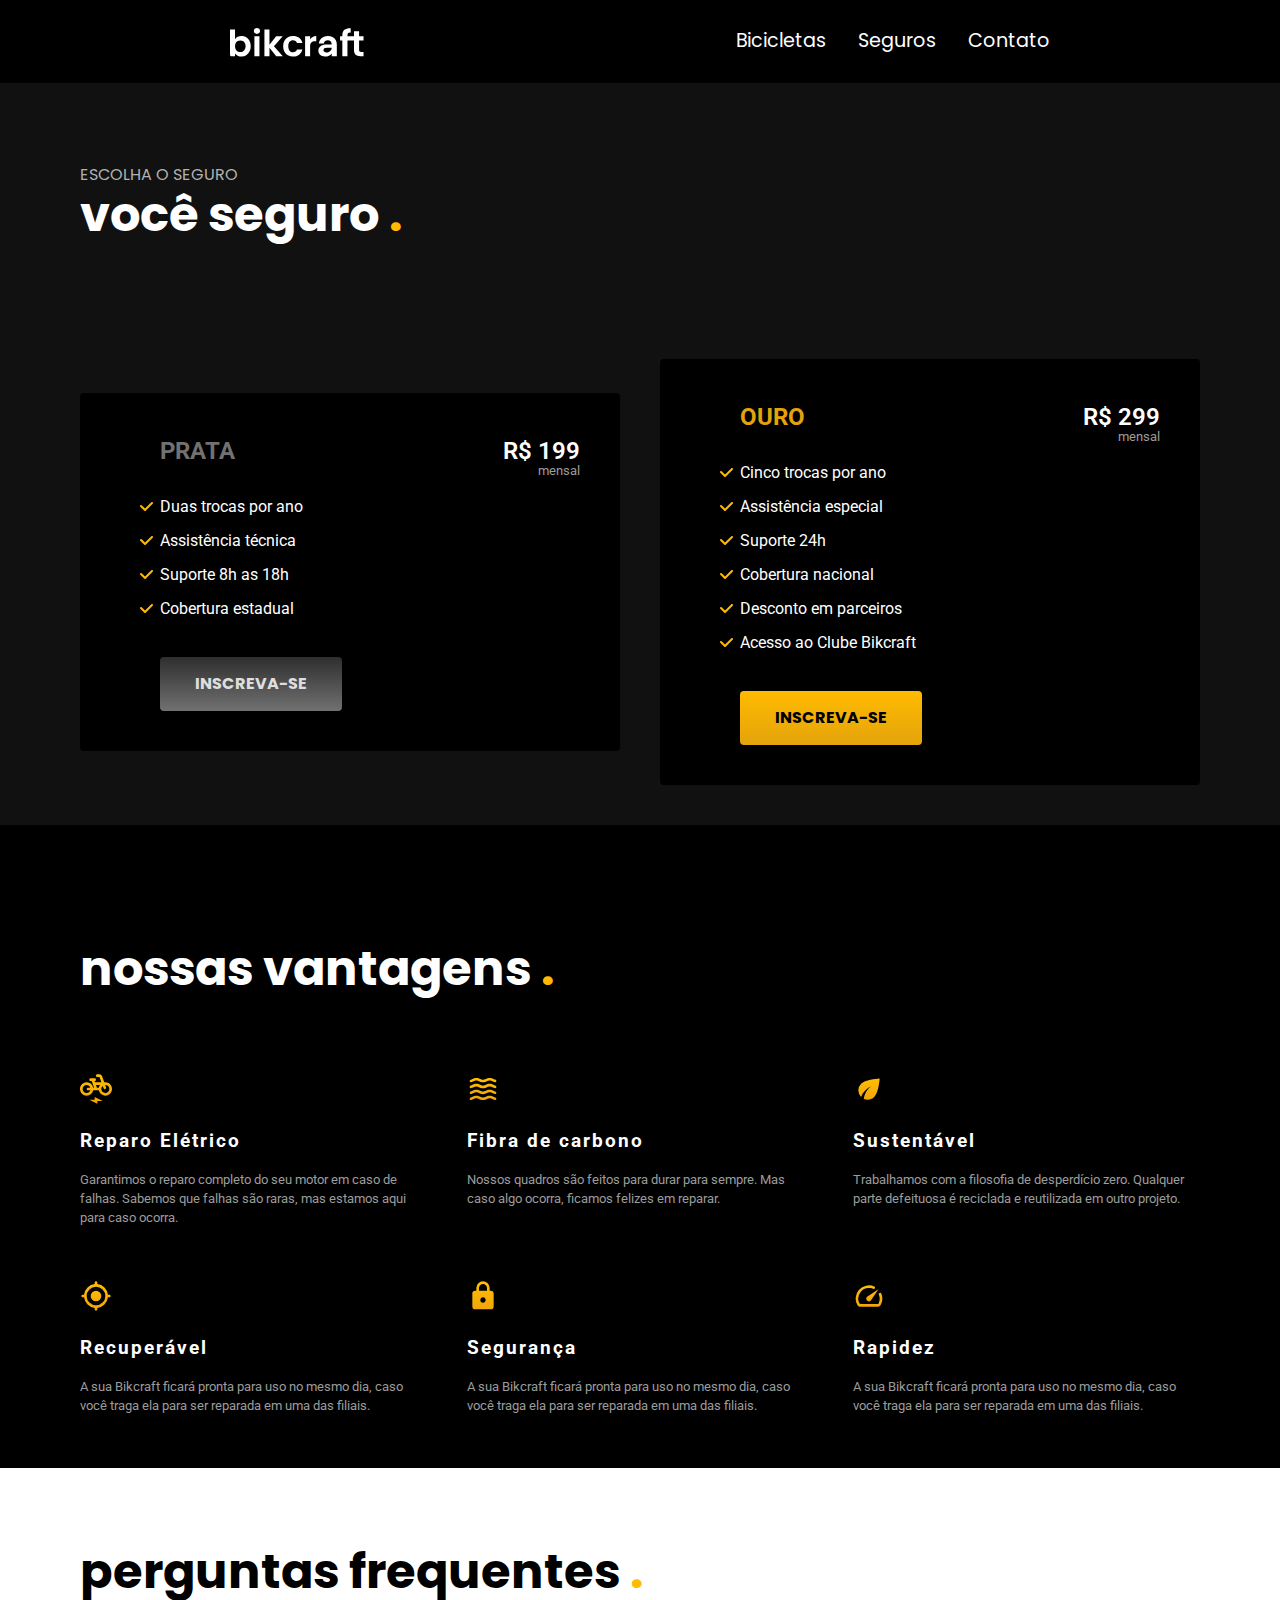
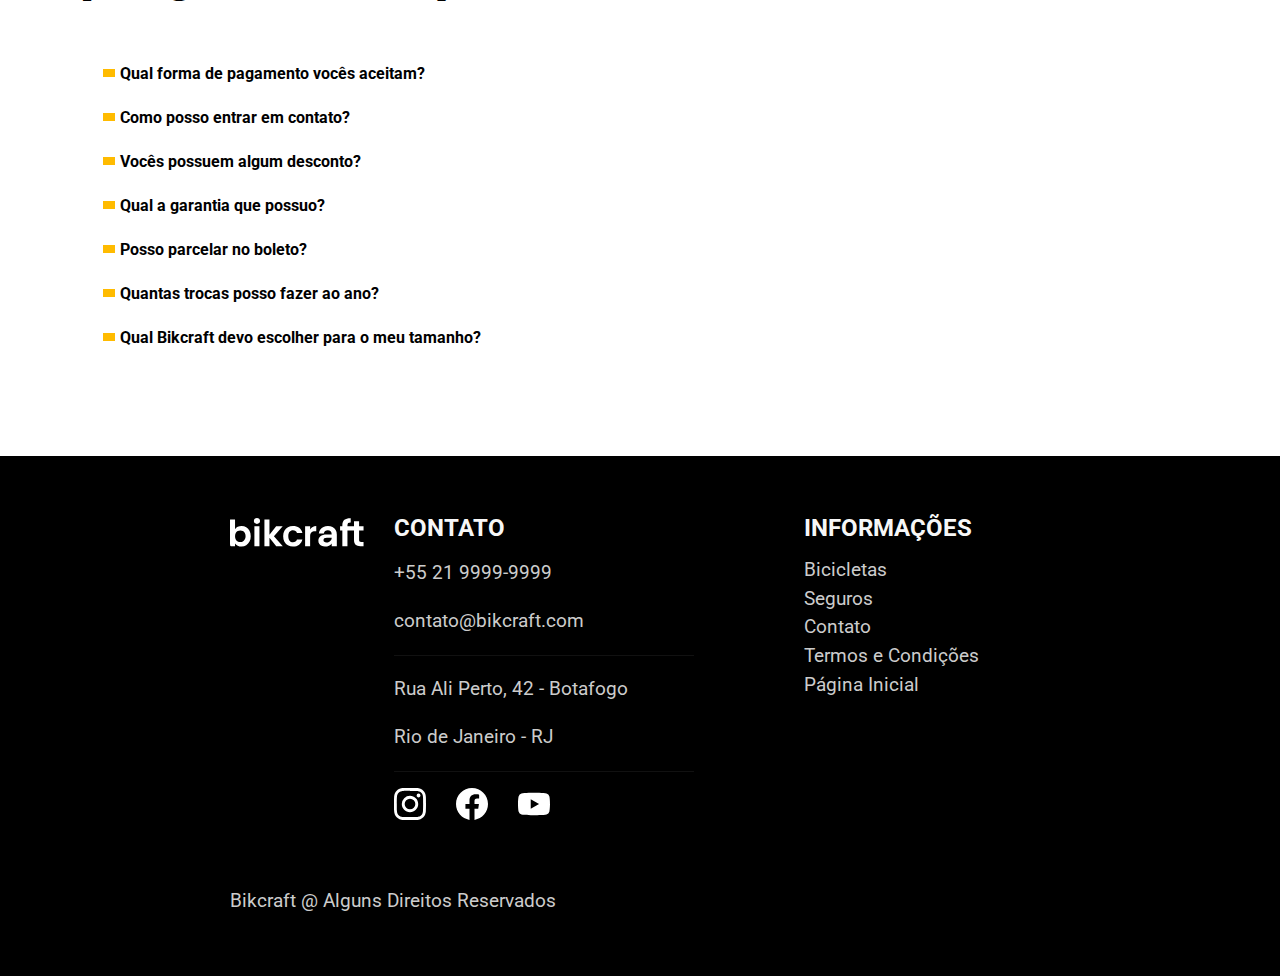
<file: seguros.html>
<!DOCTYPE html>
<html lang="en">

<head>
    <meta charset="UTF-8">
    <meta http-equiv="X-UA-Compatible" content="IE=edge">
    <meta name="viewport" content="width=device-width, initial-scale=1.0">
    <title>Document</title>
    <link rel="stylesheet" href="./css/style.css">
    <link rel="preconnect" href="https://fonts.googleapis.com">
    <link rel="preconnect" href="https://fonts.gstatic.com" crossorigin>
    <link href="https://fonts.googleapis.com/css2?family=Poppins&display=swap" rel="stylesheet">
    <link href="https://fonts.googleapis.com/css2?family=Poppins&family=Roboto&display=swap" rel="stylesheet">
    <link href="https://fonts.googleapis.com/css2?family=Merriweather:ital@1&display=swap" rel="stylesheet">
</head>

<body class="body-mais-sobre-background">

    <header>
        <img src="./img/bikcraft.svg" alt="logo_bikcraft">
        <ul class="menu">
            <li><a href="./bicicletas.html">Bicicletas</a></li>
            <li><a href="./seguros.html">Seguros</a></li>
            <li><a href="./contato.html">Contato</a></li>
        </ul>
    </header>

    <main class="titulo-bg">
        <div class="titulo-container">
            <p>ESCOLHA O SEGURO</p>
            <h1> você seguro <span>.</span></h1>
        </div>
    </main>

    <section class="pgseguros-bg">
        <div class="pgseguros-container">
            <div class="pgseguros-grid">
                <div class="pgseguros-grid1">
                    <div class="pgseguros-flex1">
                        <h2>PRATA</h2>
                        <span>R$ 199</span>
                        <!-- <span>mensal</span> -->
                    </div>
                    <ul>
                        <li>Duas trocas por ano</li>
                        <li>Assistência técnica</li>
                        <li>Suporte 8h as 18h</li>
                        <li>Cobertura estadual</li>
                    </ul>
                    <a class="botao" href="#">INSCREVA-SE</a>
                </div>
                <div class="pgseguros-grid2">
                    <div class="pgseguros-flex2">
                        <h2>OURO</h2>
                        <span>R$ 299</span>
                        <!-- <span>mensal</span> -->
                    </div>
                    <ul>
                        <li>Cinco trocas por ano</li>
                        <li>Assistência especial</li>
                        <li>Suporte 24h</li>
                        <li>Cobertura nacional</li>
                        <li>Desconto em parceiros</li>
                        <li>Acesso ao Clube Bikcraft</li>
                    </ul>
                    <a class="botao" href="#">INSCREVA-SE</a>
                </div>
            </div>
        </div>
    </section>

    <section class="pgseguros-vantagens-bg">
        <div class="pgseguros-container">
            <div class="titulo-container">
                <h1> nossas vantagens <span>.</span></h1>
            </div>   
            <ul class="pgseguros-vantagens-grid">
                <li>
                    <img src="./img/icones/eletrica.svg" alt="eletrica">
                    <h3>Reparo Elétrico</h3>
                    <p>Garantimos o reparo completo do seu motor em caso de falhas. Sabemos que falhas são raras, mas estamos aqui para caso ocorra.</p>
                </li>
                <li>
                    <img src="./img/icones/carbono.svg" alt="carbono">
                    <h3>Fibra de carbono</h3>
                    <p>Nossos quadros são feitos para durar para sempre. Mas caso algo ocorra, ficamos felizes em reparar.</p>
                </li>
                <li>
                    <img src="./img/icones/sustentavel.svg" alt="sustentavel">
                    <h3>Sustentável</h3>
                    <p>Trabalhamos com a filosofia de desperdício zero. Qualquer parte defeituosa é reciclada e reutilizada em outro projeto.</p>
                </li>
                <li>
                    <img src="./img/icones/rastreador.svg" alt="rastreador">
                    <h3>Recuperável</h3>
                    <p>A sua Bikcraft ficará pronta para uso no mesmo dia, caso você traga ela para ser reparada em uma das filiais.</p>
                </li>
                <li>
                    <img src="./img/icones/seguro.svg" alt="seguro">
                    <h3>Segurança</h3>
                    <p>A sua Bikcraft ficará pronta para uso no mesmo dia, caso você traga ela para ser reparada em uma das filiais.</p>
                </li>
                <li>
                    <img src="./img/icones/velocidade.svg" alt="velocidade">
                    <h3>Rapidez</h3>
                    <p>A sua Bikcraft ficará pronta para uso no mesmo dia, caso você traga ela para ser reparada em uma das filiais.</p>
                </li>
            </ul>
        </div>
    </section>

    <section class="pgseguros-perguntas-bg">
        <div class="pgseguros-container2">
                <h1> perguntas frequentes <span>.</span></h1>
            <ul class="pgseguros-perguntas-lista">
                <li>Qual forma de pagamento vocês aceitam?</li>
                <li>Como posso entrar em contato?</li>
                <li>Vocês possuem algum desconto?</li>
                <li>Qual a garantia que possuo?</li>
                <li>Posso parcelar no boleto?</li>
                <li>Quantas trocas posso fazer ao ano?</li>
                <li>Qual Bikcraft devo escolher para o meu tamanho?</li>
            </ul>
        </div>
    </section>

    <section class="contato">
        <div class="contato-container">
            <div class="contato-img">
                <img src="./img/bikcraft.svg" alt="bikcraft-logo">
            </div>
            <div class="contato-column">
                <h5>Contato</h5>
                <ul>
                    <li>
                        <p>+55 21 9999-9999</p>
                    </li>
                    <li>
                        <p>contato@bikcraft.com</p>
                    </li>
                    <li>
                        <span class="linha"></span>
                    </li>
                    <li>
                        <p>Rua Ali Perto, 42 - Botafogo</p>
                    </li>
                    <li>
                        <p>Rio de Janeiro - RJ</p>
                    </li>
                    <li>
                        <span class="linha"></span>
                    </li>
                </ul>
                <div class="redes-flex">
                    <div class="redes-instagram">
                        <img src="./img/redes/instagram.svg" alt="instagram">
                    </div>
                    <div class="redes-facebook">
                        <img src="./img/redes/facebook.svg" alt="facebook.svg">
                    </div>
                    <div class="redes-youtube">
                        <img src="./img/redes/youtube.svg" alt="youtube.svg">
                    </div>
                </div>
            </div>
            <div class="info-column">
                <h5>Informações</h5>
                <ul>
                    <li>
                        <a href="./bicicletas.html">Bicicletas </a>
                    </li>
                    <li>
                        <a href="./seguros.html">Seguros</a>
                    </li>
                    <li>
                        <a href="./contato.html">Contato </a>
                    </li>
                    <li>
                        <a href="./termos.html">Termos e Condições</a>
                    </li>
                    <li>
                        <a href="./index.html">Página Inicial</a>
                    </li>
                </ul>
            </div>
        </div>
    </section>

    <footer>
        <p>Bikcraft @ Alguns Direitos Reservados</p>
    </footer>
</body>

</html>
</file>
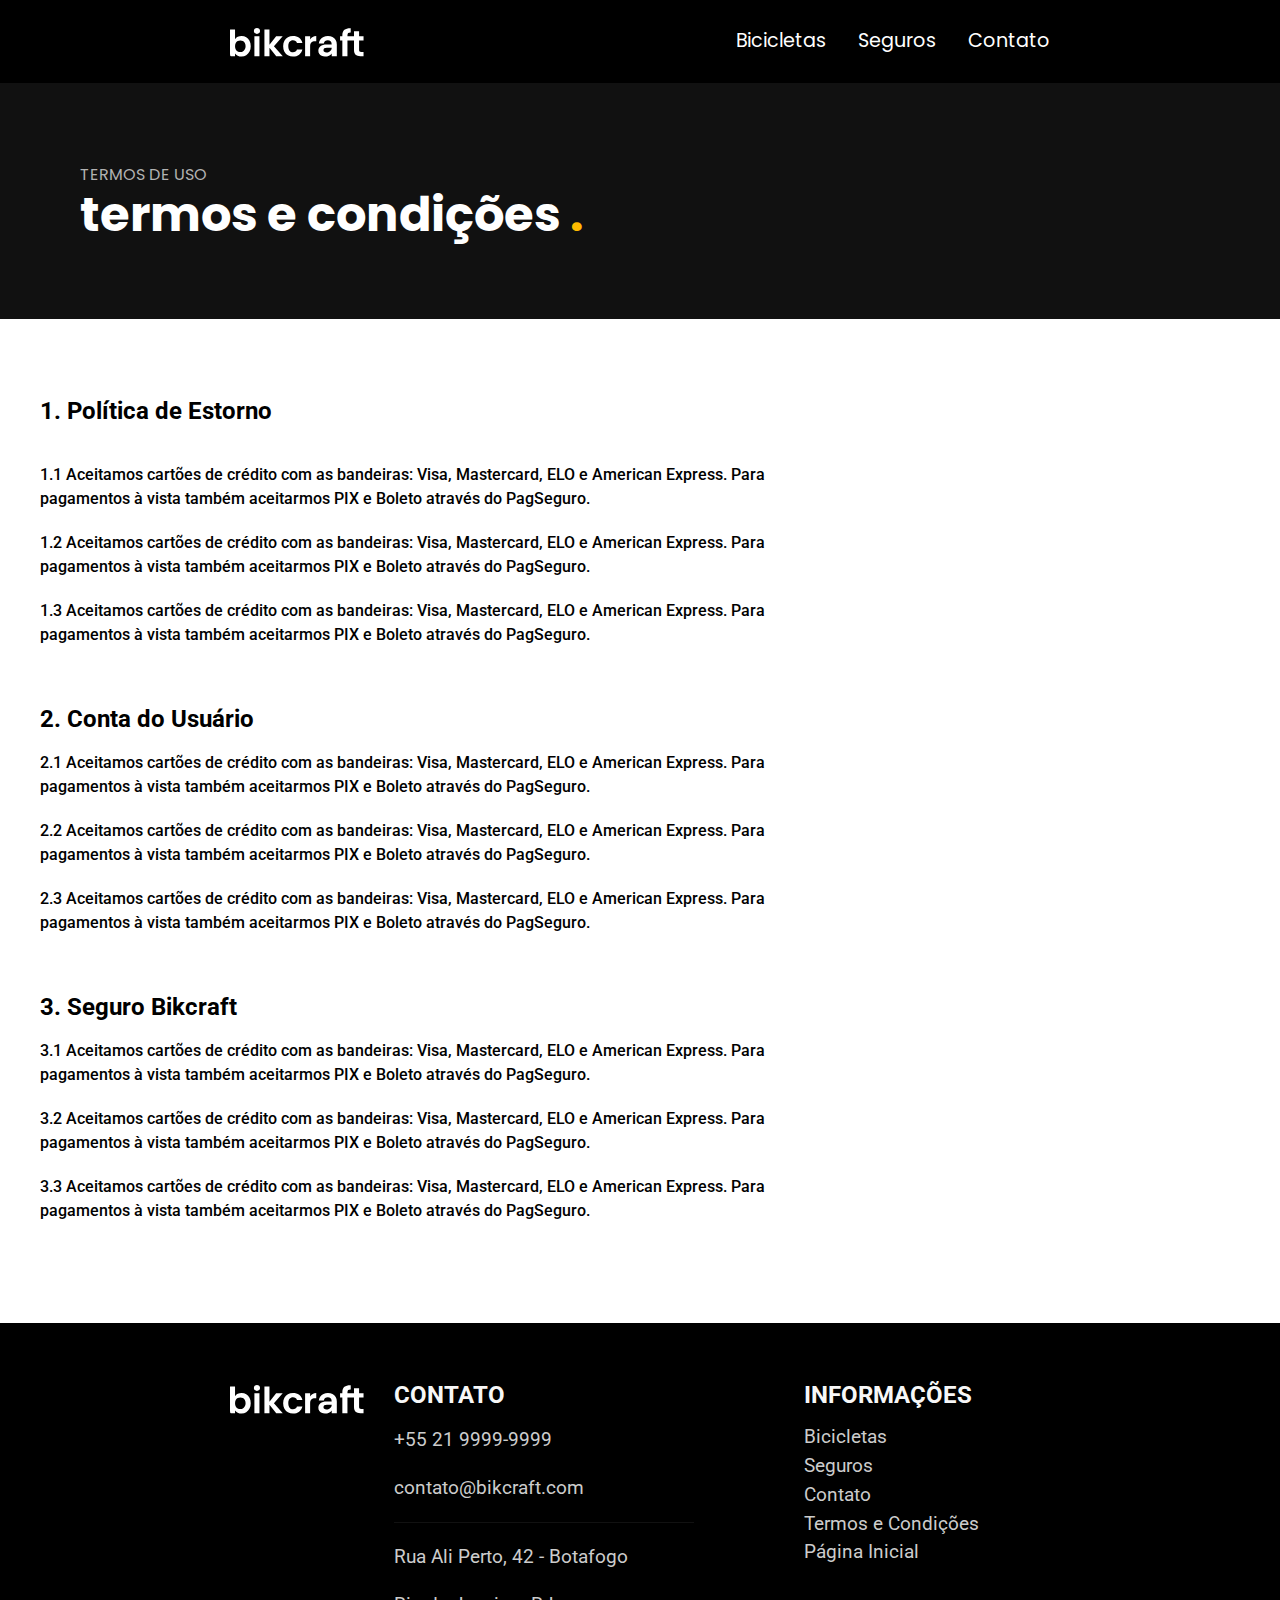
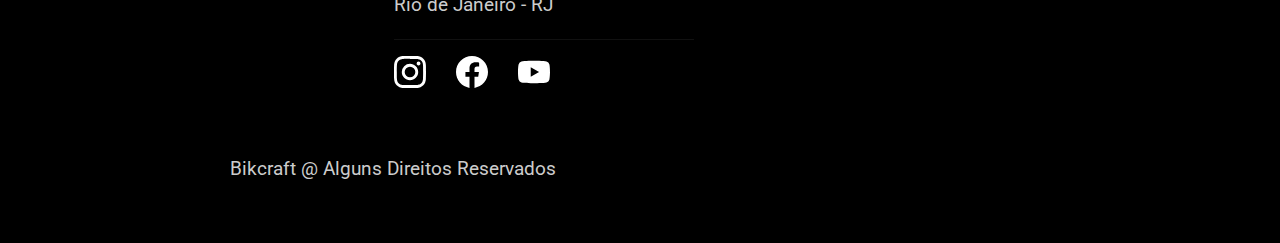
<file: termos.html>
<!DOCTYPE html>
<html lang="en">

<head>
    <meta charset="UTF-8">
    <meta http-equiv="X-UA-Compatible" content="IE=edge">
    <meta name="viewport" content="width=device-width, initial-scale=1.0">
    <title>Document</title>
    <link rel="stylesheet" href="./css/style.css">
    <link rel="preconnect" href="https://fonts.googleapis.com">
    <link rel="preconnect" href="https://fonts.gstatic.com" crossorigin>
    <link href="https://fonts.googleapis.com/css2?family=Poppins&display=swap" rel="stylesheet">
    <link href="https://fonts.googleapis.com/css2?family=Poppins&family=Roboto&display=swap" rel="stylesheet">
    <link href="https://fonts.googleapis.com/css2?family=Merriweather:ital@1&display=swap" rel="stylesheet">
</head>

<body>

    <header>
        <img src="./img/bikcraft.svg" alt="logo_bikcraft">
        <ul class="menu">
            <li><a href="./bicicletas.html">Bicicletas</a></li>
            <li><a href="./seguros.html">Seguros</a></li>
            <li><a href="./contato.html">Contato</a></li>
        </ul>
    </header>

<main class="titulo-bg">
    <div class="titulo-container">
        <p>termos de uso</p>
        <h1> termos e condições <span>.</span></h1>
    </div>
</main>

<section class="termos">
    <div class="termos-lista">
    <h2>1. Política de Estorno</h2></> <p></p>
    <p>1.1 Aceitamos cartões de crédito com as bandeiras: Visa, Mastercard, ELO e American Express. Para pagamentos à vista também aceitarmos PIX e Boleto através do PagSeguro.</p>
    <p>1.2 Aceitamos cartões de crédito com as bandeiras: Visa, Mastercard, ELO e American Express. Para pagamentos à vista também aceitarmos PIX e Boleto através do PagSeguro.</p>
    <p>1.3 Aceitamos cartões de crédito com as bandeiras: Visa, Mastercard, ELO e American Express. Para pagamentos à vista também aceitarmos PIX e Boleto através do PagSeguro.</p>

    <h2>2. Conta do Usuário</h2>
    <p>2.1 Aceitamos cartões de crédito com as bandeiras: Visa, Mastercard, ELO e American Express. Para pagamentos à vista também aceitarmos PIX e Boleto através do PagSeguro.</p>
    <p>2.2 Aceitamos cartões de crédito com as bandeiras: Visa, Mastercard, ELO e American Express. Para pagamentos à vista também aceitarmos PIX e Boleto através do PagSeguro.</p>
    <p>2.3 Aceitamos cartões de crédito com as bandeiras: Visa, Mastercard, ELO e American Express. Para pagamentos à vista também aceitarmos PIX e Boleto através do PagSeguro.</p>

    <h2>3. Seguro Bikcraft</h2>
    <p>3.1 Aceitamos cartões de crédito com as bandeiras: Visa, Mastercard, ELO e American Express. Para pagamentos à vista também aceitarmos PIX e Boleto através do PagSeguro.</p>
    <p>3.2 Aceitamos cartões de crédito com as bandeiras: Visa, Mastercard, ELO e American Express. Para pagamentos à vista também aceitarmos PIX e Boleto através do PagSeguro.</p>
    <p>3.3 Aceitamos cartões de crédito com as bandeiras: Visa, Mastercard, ELO e American Express. Para pagamentos à vista também aceitarmos PIX e Boleto através do PagSeguro.</p>

    </div>
</section>

    <section class="contato">
        <div class="contato-container">
            <div class="contato-img">
                <img src="./img/bikcraft.svg" alt="bikcraft-logo">
            </div>
            <div class="contato-column">
                <h5>Contato</h5>
                <ul>
                    <li>
                        <p>+55 21 9999-9999</p>
                    </li>
                    <li>
                        <p>contato@bikcraft.com</p>
                    </li>
                    <li>
                        <span class="linha"></span>
                    </li>
                    <li>
                        <p>Rua Ali Perto, 42 - Botafogo</p>
                    </li>
                    <li>
                        <p>Rio de Janeiro - RJ</p>
                    </li>
                    <li>
                        <span class="linha"></span>
                    </li>
                </ul>
                <div class="redes-flex">
                    <div class="redes-instagram">
                        <img src="./img/redes/instagram.svg" alt="instagram">
                    </div>
                    <div class="redes-facebook">
                        <img src="./img/redes/facebook.svg" alt="facebook.svg">
                    </div>
                    <div class="redes-youtube">
                        <img src="./img/redes/youtube.svg" alt="youtube.svg">
                    </div>
                </div>
            </div>
            <div class="info-column">
                <h5>Informações</h5>
                <ul>
                    <li>
                        <a href="./bicicletas.html">Bicicletas </a>
                    </li>
                    <li>
                        <a href="./seguros.html">Seguros</a>
                    </li>
                    <li>
                        <a href="./contato.html">Contato </a>
                    </li>
                    <li>
                        <a href="./termos.html">Termos e Condições</a>
                    </li>
                    <li>
                        <a href="./index.html">Página Inicial</a>
                    </li>
                </ul>
            </div>
        </div>
    </section>

    <footer>
        <p>Bikcraft @ Alguns Direitos Reservados</p>
    </footer>
</body>

</html>
</file>
<file: css/style.css>
/* global */

:root {
    --c12: #000000;
    --c11: #111111;
    --c10: #2e2e2e;
    --c9: #404040;
    --c8: #595959;
    --c7: #717171;
    --c6: #9c9c9c;
    --c5: #b2b2b2;
    --c4: #cccccc;
    --c3: #dedede;
    --c2: #ededed;
    --c1: #f7f7f7;
    --w: #ffffff;
    --p5: #332200;
    --p4: #664400;
    --p3: #a66f00;
    --p2: #e4a30b;
    --p1: #ffbb00;
}

* {
    box-sizing: border-box;
}

body {
    padding: 0px;
    margin: 0px;
    background-color: var(--c12);
    line-height: 1.5;
}

p {
    font-family: 'Roboto', sans-serif;
    font-size: 1.5rem;
}

h1,
h2,
h3,
h4,
h5 {
    font-family: 'Roboto', sans-serif;
    line-height: 1;
}

a {
    text-decoration: none;
    font-size: 1rem;
    font-family: 'Roboto', sans-serif;
}

ul {
    list-style: none;
}

img {
    max-width: 100%;
    border-radius: 4px;
}

.dot {
    color: var(--p2);
}

/* global-fim */

/* header */

header {
    display: flex;
    align-items: center;
    justify-content: space-between;
    width: 100%;
    background-color: var(--c12);
}

header img {
    margin-left: 18%;
    margin-top: 1.6rem;
    margin-bottom: 1.6rem;
}

header ul {
    display: flex;
    gap: 2rem;
    margin-right: 18%;
}

header a {
    position: relative;
}

header a::after {
    content: "";
    position: absolute;
    width: 0%;
    height: 2px;
    left: 0px;
    top: 1.9rem;
    background-color: var(--w);
}

header a:hover::after {
    width: 100%;
    transition: 0.3s;
}

header a {
    font-family: 'Poppins', sans-serif;
    font-size: 1.2rem;
    font-weight: 400;
    color: var(--w);
}

/* header-fim */

/* main */
.main {
    box-shadow: inset 0 -120px var(--w);
}

.main-container {
    display: grid;
    grid-template-columns: 1fr 1fr;
    gap: 0px 40px;
    align-items: center;
    margin-left: 18%;
    margin-right: 18%;
    color: var(--w);
}

.main-imagem {
    min-width: 450px;
    min-height: 570px;
}

/* Não usar imagens dentro da grid direto, criar uma div */

.main-container img {
    height: 100%;
    object-fit: cover;
}


.main-description {
    align-self: end;
    padding-bottom: 200px;
}

.main-description h1 {
    font-family: 'Poppins', sans-serif;
    font-size: 4rem;
    margin-bottom: 32px;
}

.main-description p {
    color: var(--c5);
    margin-bottom: 20px;
}

.main a {
    display: inline-block;
    font-family: 'Poppins', sans-serif;
    padding: 15px 35px;
    background-color: var(--p1);
    border-radius: 4px;
    text-transform: uppercase;
    color: var(--c12);
    font-weight: 700;
    margin-top: 20px;
}

/* main-fim */
/* options-inicio */

.options {
    background-color: var(--w);
    padding-bottom: 50px;
}

.options h2 {
    display: inline-block;
    margin-left: 18%;
    font-family: 'Poppins', sans-serif;
    font-size: 4rem;
}

.options h3 {
    display: inline-block;
    position: relative;
    margin: 0;
    margin-top: 15px;
    margin-left: 25px;
    font-family: 'Poppins', sans-serif;
    font-size: 2rem;
    font-weight: 700;
    color: var(--c12);
}

.options h3::before {
    content: " ";
    display: block;
    position: absolute;
    margin-left: -20px;
    width: 15px;
    height: 8px;
    background-color: var(--p1);
    top: 12px;
}

.options h3:hover {
    margin-left: 40px;
    transition: 0.3s;
}


.options h3:hover::before {
    margin-left: -35px;
    width: 30px;
    transition: 0.3s;
}

.options-container {
    display: block;
}

.content-bikcraft {
    display: grid;
    grid-template-columns: 1fr 1fr 1fr;
    margin-left: 10%;
    margin-right: 10%;
    gap: 0 40px;
}

.options p {
    margin-left: 25px;
    margin-top: 15px;
    font-size: 1rem;
}

/* options-fim */
/* customization inicio */


.customization {
    box-shadow: inset 0 -240px var(--w), inset 0 240px var(--w);
    padding-top: 100px;
}

.custom-imagem img {
    height: 100%;
    object-fit: cover;
}


.custom-info {
    padding-top: 100px;
    padding-bottom: 170px;
}

.customization p,
h3 {
    color: var(--c6);
}

.customization h3 {
    font-size: 1.5rem;
    text-transform: uppercase;
}

.customization h2 {
    color: var(--w);
    font-size: 4rem;
}

.custom-container {
    display: grid;
    grid-template-columns: 1fr 1fr;
    margin-left: 18%;
    margin-right: 18%;
    padding-top: 50px;
    padding-bottom: 100px;
}

.custom-info a {
    font-size: 1.5rem;
    text-transform: uppercase;
    font-family: 'Poppins', sans-serif;
    color: var(--p1);
    position: relative;
}

.custom-info a::after {
    position: absolute;
    content: " ";
    display: block;
    left: 0;
    top: 35px;
    width: 100%;
    height: 3px;
    background-color: var(--p1);
}

.custom-grid {
    display: grid;
    grid-template-columns: 1fr 1fr;
    margin-top: 50px;
}

.column {
    margin: 20px 30px 0 0;
}

.column h4 {
    color: var(--w);
    font-size: 1.2rem;
    margin: 0px;
}

.column p {
    font-size: 1rem;
}


/* customization-fim */
/* partners-inicio */

.partners {
    margin-top: -20px;
}

.partners h2 {
    display: inline-block;
    margin-left: 18%;
    margin-top: 0;
    font-family: 'Poppins', sans-serif;
    font-size: 4rem;
}

.partners-container {
    background-color: var(--w);
    padding-bottom: 150px;
}


.partner-list {
    padding: 0;
    display: grid;
    grid-template-columns: auto auto auto auto;
    justify-content: center;
    margin-left: 18%;
    margin-right: 18%;
    justify-content: auto;
    justify-items: auto;
    align-items: auto;
    align-content: auto;
}

.partner-list li {
    display: block;
    width: 250px;
    height: 100px;
    padding: 30px 60px;
    border: 2px solid rgb(212, 212, 212);
    border-top: 0;
}

.partner-list li:nth-child(-n + 4) {
    border-right: 0;
}

.partner-list li:nth-child(n + 5) {
    border-bottom: 0;
    border-right: 0;
}

.partner-list li:nth-child(1) {
    border-left: 0;
}

.partner-list li:nth-child(5) {
    border-left: 0;
}

.partner-list img {
    width: 70%;
}

/* partner fim s */
/* depoimento inicio  */

/* .depoimento-imagem img {
    height: auto;
    display: block;

} */

.depoimento-container {
    display: grid;
    grid-template-columns: 1fr 1fr;
    background-color: var(--p1);
}


.depoimento-imagem img {
    /* height: auto; */
    height: 100%;
    display: block;
    max-width: 100%;
    max-height: 100%;
    /* width: 100%; */
    object-fit: cover;
}

.depoimento-mensagem {
    padding: 400px 20px 50px 200px;
}

.mensagem {
    font-family: 'Merriweather', serif;
    font-size: rem;
    font-weight: 900;
    line-height: 3rem;
    color: var(--c11);
}

.depoimento-nome {
    display: inline;
    font-family: 'Merriweather', serif;
    font-size: 1rem;
    font-weight: 300;
}

/* depoimento-fim */
/* seguros-inicio */

.seguros {
    display: block;
}

.seguros-container {
    background-color: var(--c11);
    height: 700px;
}

.seguros-container h2 {
    display: inline-block;
    margin-left: 18%;
    margin-top: 0;
    font-family: 'Poppins', sans-serif;
    font-size: 4rem;
    color: var(--w);
    padding-top: 50px;
}

.seguros-grid {
    display: grid;
    grid-template-columns: 1fr 1fr;
    gap: 0 20px;
    align-items: center;
    justify-items: center;
    margin-left: 16%;
    margin-right: 16%;
    padding: 0px;
}

.seguros-column1 {
    background-color: var(--c12);
    width: 500px;
    /* height: 375px; */
    height: auto;
    border-radius: 4px;
    padding: 20px 40px;
}

.seguros-column2 {
    background-color: var(--c12);
    width: 500px;
    height: 475 px;
    border-radius: 4px;
    padding: 20px 40px;
}

.seguros-flex {
    display: grid;
    grid-template-columns: auto auto;
    align-items: center;
    justify-content: space-between;
}

.seguros-flex h3 {
    font-size: 2.5rem;
    margin: 0;
    padding: 0;
    border: 0;
}

.seguros-flex p {
    color: var(--c1);
    font-size: 2rem;
}

.seguros-column2 h3 {
    color: var(--p1);
}

.seguros-grid ul {
    padding-inline-start: 0px;
}

.seguros-grid ul p {
    color: var(--c1);
    font-size: 1.2rem;
    align-items: left;
    /* position: relative; */
}

.seguros-grid li {
    position: relative;
}

.seguros-grid li::before {
    content: " ";
    position: absolute;
    display: block;
    margin-left: -20px;
    width: 15px;
    height: 8px;
    color: var(--p1);
    top: 12px;
    background-image: url('../../img/icones/lista.svg');
}

.seguros-grid .a1 {
    display: inline-block;
    font-family: 'Poppins', sans-serif;
    padding: 15px 35px;
    border-radius: 4px;
    background-color: var(--c8);
    color: var(--c1);
    text-transform: uppercase;
    justify-content: center;
    font-weight: 700;
}

.seguros-grid .a2 {
    display: inline-block;
    font-family: 'Poppins', sans-serif;
    padding: 15px 35px;
    border-radius: 4px;
    background-color: var(--p1);
    color: var(--c12);
    text-transform: uppercase;
    justify-content: center;
    font-weight: 700;
}

/* contato-inicio */

.contato-container {
    display: grid;
    grid-template-columns: 2fr 5fr 3fr;
    margin: 60px;
    margin-left: 18%;
    margin-right: 18%;
    background-color: var(--c12);
}


.contato-container ul {
    padding: 0;
}


.contato-container p {
    font-size: 1.2rem;
    color: var(--c4);
}

.contato-container h5 {
    font-size: 1.5rem;
    text-transform: uppercase;
    color: var(--c1);
    margin: 0;
}

.linha {
    display: block;
    width: 300px;
    height: 1px;
    background-color: var(--c11);
    color: var(--c11);
}

.redes-flex {
    display: flex;
    gap: 0 30px;
}

footer p {
    color: var(--c4);
    margin: 20px 18% 60px 18%;
    font-size: 1.2rem;
    /* background-color: var(--c12); */
}

.info-column a {
    font-size: 1.2rem;
    color: var(--c4);
    text-decoration: none;
    text-emphasis: none;
}

.info-column a:visited {
    text-decoration: none;
}

/* termos e condições */

.titulo-bg {
    background-color: var(--c11);
}

.titulo-container {
    width: 1120px;
    margin: 0 auto;
    padding-top: 80px;
    padding-bottom: 80px;

}

.titulo-container p {
    font-family: 'Poppins', sans-serif;
    color: var(--c5);
    font-size: 1rem;
    margin: 0;
    margin-bottom: 4px;
    text-transform: uppercase;
}

.titulo-container h1 {
    font-family: 'Poppins', sans-serif;
    color: var(--w);
    font-size: 3rem;
    margin: 0;
}

.titulo-container span {
    color: var(--p1);
}

.termos {
    width: 100%;
    background-color: var(--w);
    margin: 0px;
}

.termos-lista {
    font-family: 'Poppins', sans-serif;
    width: 1200px;
    margin: 0 auto;
    padding: 0;
    font-size: 1rem;
}

/* .termos-lista li{
    margin: 0;
    padding: 0;
    font-size: 1rem;
} */

.termos-lista h2 {
    margin: 0px;
    padding-bottom: 20px;
    max-width: 75ch;
}

.termos-lista p {
    margin: 0;
    padding: 0;
    padding-bottom: 20px;
    max-width: 800px;
    font-size: 1rem;
    font-weight: 500;
}

.termos p+h2 {
    margin-top: 40px;
}

.termos-lista:nth-child(1) {
    padding-top: 80px;
}


.termos-lista:nth-last-child(1) {
    padding-bottom: 80px;
}

.botao {
    display: inline-block;
    font-family: 'Poppins', sans-serif;
    padding: 15px 35px;
    background-image: linear-gradient(to top, var(--p2), var(--p1));
    border-radius: 4px;
    text-transform: uppercase;
    color: var(--c12);
    font-weight: 700;
    margin-top: 20px;
    width: fit-content;
    height: fit-content;
    align-self: end;
}

.bicicletas {
    background-color: var(--w);
    /* padding-top: 40px;
    padding-bottom: 40px; */
}

.bicicletas h2,
p {
    font-family: 'Roboto', sans-serif;
}

.bicicletas h2 {
    font-size: 2rem;
}

.bicicletas h2::before {
    position: absolute;
    content: " ";
    width: 12px;
    height: 8px;
    background-color: var(--p1);
    top: 60px;
}

.bicicletas p {
    font-size: 1rem;
    max-width: 50ch;
}

.bicicletas-container {
    display: block;
    width: 1120px;
    height: 340px;
    margin: 0 auto;
    padding-bottom: 60px;
    padding-top: 60px;
    position: relative;
}


.bicicletas-bg {
    background: var(--c11);
    box-shadow: inset 500px 0px white, inset 0px -100px black;
    border-radius: 4px;
}

.bicicletas-grid {
    display: grid;
    grid-template-columns: 1fr 1fr;
    height: 100%;
    width: 100%;
    gap: 40px;
}

.bicicletas-grid-menor {
    display: grid;
    grid-template-columns: 1fr 1fr;
}

.bicicletas-grid-menor ul {
    padding: 0;
}

.bicicletas-grid-menor li {
    display: flex;
    gap: 10px;
}

.bicicletas-grid-menor p {
    margin: 0 0 8px 0;
}

.imagem-grande {
    width: 100%;
    height: 100%;
    object-fit: cover;
    /* grid-row: 1; */
}

.imagem-grande::before {
    content: " ";
    position: absolute;
    display: inline-block;
    color: var(--w);
    width: 67px;
    height: 24px;
    background-color: var(--c12);
}

.bicicletas-grid-menor img {
    height: 25px;
    position: relative;
}

.bicicletas-grid-menor a {
    justify-self: end;
}


.bicicletas-bg h2 {
    color: var(--w);
}

.bicicletas-bg p {
    color: var(--c6);
}


.bicicletas-img {
    display: grid;
    grid-template-columns: 1fr;
}

.bicicletas-valor {
    background-color: var(--c12);
    color: var(--w);
    padding: 5px 7px;
    font-family: 'Roboto', sans-serif;
    border-radius: 4px;
    position: absolute;
    place-self: start end;
    top: 80px;
    /* grid-row: 1; */
    /* left: 467px;
    top: 80px; */
}

.mais-sobre-bg {
    background-color: var(--c11);
}

.mais-sobre-container {
    width: 1120px;
    margin: 0 auto;
    /* padding-bottom: 40px; */
    padding-top: 40px;
}

.mais-sobre-grid {
    display: grid;
    grid-template-columns: 1fr 1fr;
    gap: 40px;
}

.mais-sobre-first-column {
    display: grid;
    grid-template-columns: 1fr 1fr;
    grid-template-rows: 2fr 1fr 1fr;
    gap: 20px;
}


#mais-sobre-img1 {
    grid-row: 1;
    grid-column: 1/-1;
}


#mais-sobre-img2,
#mais-sobre-img3 {
    grid-row: 2;
    margin: 0;
    padding: 0;
}

.mais-sobre-grid-detalhes {
    display: grid;
    grid-template-columns: 1fr 1fr;
    background-color: var(--c12);
    padding: 30px;
    border-radius: 4px;
}

.mais-sobre-second-column p {
    color: var(--c6);
}

.mais-sobre-grid-botao {
    display: grid;
    grid-template-columns: 1fr 1fr;
    align-items: center;
    align-content: end;
    justify-content: end;
    width: 450px;
}

.mais-sobre-grid-botao a {
    margin: 0;
    place-self: center;
}

.mais-sobre-span {
    display: grid;
    gap: 10px;
    grid-column: 2;
    grid-row: 1;
}

.mais-sobre-span1 {
    display: inline-block;
    background-color: var(--c12);
    padding: 0 8px;
    border-radius: 4px;
    /* align-content: center;
    justify-content: left; */
    width: max-content;
    /* align-items: center;
    justify-items: center; */
}

.mais-sobre-span1 img {
    vertical-align: auto;
}

.mais-sobre-second-column h2 {
    color: var(--c1);
    font-size: 1.2rem;
    letter-spacing: 0.1em;
    padding-top: 20px;
}

.detalhes-column h3 {
    color: var(--w);
}

.detalhes-column p {
    color: var(--c6);
    font-size: 1.2rem;
}

.mais-sobre-ficha {
    background-color: var(--c12);
    padding: 20px 30px;
    border-radius: 4px;
}

.mais-sobre-ficha span {
    color: var(--c4);
    font-size: 1.1rem;
    font-family: roboto;
    padding: 0;
    margin: 0;
}

.mais-sobre-linha {
    display: flex;
    justify-content: space-between;
}

.sublinhado {
    display: inline-block;
    height: 1px;
    width: 100%;
    background-color: var(--c11);
    padding: 0;
    margin: 0;
}

.mais-sobre-span span {
    color: var(--c6);
    font-family: roboto;
    font-weight: 600;
    width: max-content;
}

.escolha-bg {
    background-color: var(--w);
}

.escolha-grid {
    display: grid;
    grid-template-columns: 1fr 1fr;
    gap: 0 40px;
}

.escolha-container {
    width: 1120px;
    margin: 0 auto;
    padding-top: 40px;
    padding-bottom: 40px;
}

.escolha-container h2 {
    font-size: 4rem;
    color: var(--c11);
}

.escolha-container p {
    font-family: 'Poppins', sans-serif;
    color: var(--c5);
    font-size: 1rem;
    margin: 0;
    margin-bottom: 4px;
    text-transform: uppercase;
}

.escolha-container h1 {
    font-family: 'Poppins', sans-serif;
    color: var(--w);
    font-size: 3rem;
    margin: 0;
}

.escolha-container span {
    color: var(--p1);
}

.escolha-grid1 img {
    width: 100%;
    height: auto;
}

.escolha-grid1 h3 {
    color: var(--c12);
    font-family: poppins;
    font-weight: 600;
    font-size: 2rem;
    margin: 0;
    padding: 8px 0 8px 16px;
    position: relative;
}

.escolha-grid1 h3::before {
    content: " ";
    display: inline-block;
    width: 10px;
    height: 6px;
    background-color: var(--p1);
    position: absolute;
    left: 0px;
    top: 20px;
}

.escolha-grid1 span {
    display: inline-block;
    font-size: 1.1rem;
    color: var(--c7);
    font-family: roboto;
    font-weight: 600;
    padding-left: 16px;
}

.mais-sobre-seguro-bg {
    background-color: var(--c11);
    box-shadow: inset 0 -120px var(--c12), inset 0 120px var(--w);
}

.mais-sobre-seguro-container {
    width: 1120px;
    margin: 0 auto;
}

.mais-sobre-seguro-grid {
    display: grid;
    grid-template-columns: 1fr 1fr;
    gap: 40px;
}

.mais-sobre-seguro-img {
    display: inline-block;
}

.mais-sobre-seguro-img img {
    max-width: 100%;
    width: 100%;
    object-fit: cover;
}

.mais-sobre-seguro-info {
    padding: 140px 0;
}

.mais-sobre-seguro-info h3 {
    font-family: 'Poppins', sans-serif;
    color: var(--w);
    font-size: 3rem;
    line-height: 1.2;
    margin: 0;
}

.mais-sobre-seguro-info span {
    color: var(--p1);
}

.mais-sobre-seguro-info p {
    color: var(--c6);
    font-size: 1.2rem;
}

.pgseguros-bg {
    background-color: var(--c11);
}

.pgseguros-container {
    width: 1120px;
    margin: 0 auto;
    padding-top: 40px;
    padding-bottom: 40px;
}

.pgseguros-grid {
    display: grid;
    grid-template-columns: 1fr 1fr;
    gap: 40px;
    align-items: center;
}

.pgseguros-grid1,
.pgseguros-grid2 {
    background-color: var(--c12);
    border-radius: 4px;
    color: var(--w);
    font-family: roboto;
    padding: 40px;
    padding-left: 80px;
}

.pgseguros-grid1 {
    height: fit-content;
}


.pgseguros-flex1,
.pgseguros-flex2 {
    display: flex;
    justify-content: space-between;
    align-items: baseline;
    position: relative;
}

.pgseguros-flex1::after,
.pgseguros-flex2::after {
    content: "mensal";
    position: absolute;
    top: 28px;
    right: 0px;
    font-size: 0.8rem;
    color: var(--c6);
}

.pgseguros-grid ul {
    padding: 0;
}

.pgseguros-flex1 h2 {
    color: var(--c7);
    margin: 0;
}

.pgseguros-flex2 h2 {
    color: var(--p2);
    margin: 0;
}

.pgseguros-flex1 span,
.pgseguros-flex2 span {
    font-size: 1.5em;
    font-weight: 600;
}

.pgseguros-grid li {
    padding-top: 10px;
}

.pgseguros-grid1 a {
    background-image: linear-gradient(to top, var(--c7), var(--c10));
    color: var(--c3);
}

.pgseguros-grid ul {
    position: relative;
}

.pgseguros-grid li::before {
    content: " ";
    background-image: url('../img/icones/lista.svg');
    background-repeat: no-repeat;
    position: absolute;
    width: 16px;
    height: 10px;
    left: -20px;
    display: block;
    margin-top: 7px;
}

.pgseguros-vantagens-grid {
    display: grid;
    grid-template-columns: 1fr 1fr 1fr;
    gap: 40px;
    padding: 0;
    margin: 0;
}

.pgseguros-vantagens-grid h3 {
    color: var(--w);
    font-size: 1.2rem;
    letter-spacing: 2px;
    font-family: roboto;
}

.pgseguros-vantagens-grid p {
    color: var(--c6);
    font-size: 0.8rem;
    font-family: roboto;
}

.pgseguros-perguntas-bg {
    background-color: var(--w);
}

.pgseguros-perguntas-lista {
    font-family: roboto;
    font-weight: 700;
    font-size: 1rem;
}

.pgseguros-perguntas-lista li {
    padding: 10px 0;
}

.pgseguros-container2 {
    width: 1120px;
    margin: 0 auto;
    padding-top: 80px;
    padding-bottom: 80px;
}

.pgseguros-container2 h1 {
    font-family: 'Poppins', sans-serif;
    color: var(--c12);
    font-size: 3rem;
    margin: 0;
    padding-bottom: 40px;
}

.pgseguros-container2 span {
    color: var(--p1);
}

.pgseguros-perguntas-lista li {
    position: relative;
}

.pgseguros-perguntas-lista li::before {
    content: " ";
    position: absolute;
    background-color: var(--p1);
    width: 12px;
    height: 8px;
    left: -17px;
    top: 17px;
}

.cadastro-bg {
    background-color: var(--c11);
    box-shadow: inset 0px -20rem var(--w);
    width: 100%;
}

.cadastro-container {
    width: 1320px;
    margin: 0 auto;
    padding-top: 40px;
    padding-bottom: 40px;
}

.cadastro-grid {
    display: grid;
    grid-template-columns: 3fr 5fr;
    font-family: Roboto;
}

.cadastro-grid-column1 h3 {
    color: var(--w);
    font-family: roboto;
    font-size: 1rem;
}

.cadastro-grid-column1 {
    background-color: var(--c12);
    padding: 40px 40px 40px 60px;
    border-top-left-radius: 5px;
    border-bottom-left-radius: 5px;
}

.cadastro-grid-column1 span {
    color: var(--c4);
}

.cadastro-grid-column1 li {
    padding: 20px 0;
}

.cadastro-grid-column1 ul {
    padding: 0;
}

.cadastro-grid-menor {
    display: grid;
    grid-template-columns: 16px auto;
    column-gap: 10px;
}

.cadastro-grid-menor span {
    grid-column: 2;
}

.cadastro-flex {
    display: flex;
    gap: 30px;
    padding: 20px 0 60px 20px;
}


.cadastro-grid-column2 {
    padding: 60px;
    background-color: var(--w);
}

.form {
    display: grid;
    grid-template-columns: 1fr 1fr;
    gap: 20px;
}

.form label {
    display: block;
}

.form input[type="text"],
.form input[type="email"],
.form textarea {
    font: 400 1rem/1.5 "Roboto", sans-serif;
    background: var(--c1);
    border: 1px solid var(--c2);
    padding: 12px;
    border-radius: 4px;
    width: 100%;
    box-sizing: border-box;
}

.form input[type="text"]:focus,
.form input[type="email"]:focus,
.form textarea:focus {
    outline: none;
    border-color: var(--p1);
    background-color: var(--w);
    box-shadow: 0 0 0 2px #fea;
}

.form label[for="email"],
.form input [type="email"] {
    grid-column: span 2;
}

.form label[for="mensagem"],
.form textarea {
    grid-column: span 2;
}

.form label[for="nome"] {
    grid-column: 1;
    grid-row: 1;
}

.form input [id="nome"] {
    grid-column: 1;
    grid-row: 2;
}

.form label[for="telefone"] {
    grid-column: 2;
    grid-row: 1;
}

.form input [id="telefone"] {
    grid-column: 2;
    grid-row: 2;
}

.lojas-locais-bg {
    background-color: var(--w);
}

.lojas-locais-bg h1 {
    color: var(--c12);
}

.lojas-locais-grid {
    display: grid;
    grid-template-columns: 1fr 1fr;
    grid-template-rows: auto auto;
    gap: 40px;
}

.lojas-locais-column {
    background-color: var(--c1);
    font-family: roboto;
}

.lojas-locais-cidade {
    padding: 20px;
    position: relative;
}

.lojas-locais-cidade h2 {
    padding: 0;
    padding-bottom: 20px;
    padding-left: 20px;
    margin: 0;
}

.lojas-locais-column h2::before {
    content: " ";
    width: 12px;
    height: 6px;
    background-color: var(--p1);
    position: absolute;
    left: 20px;
    top: 28px;

}

.lojas-locais-cidade-grid {
    display: grid;
    grid-template-columns: 1fr 1fr;
    padding: 0 0 20px 32px;
    color: var(--c7);
}

.lojas-locais-atendimento span {
    padding-left: 24px;
    font-size: 0.8rem;
    font-weight: 900;
    font-family: roboto;
}

.lojas-locais-atendimento span::before {
    content: " ";
    width: 18px;
    height: 18px;
    background-image: url('../img/icones/horario.svg');
    position: absolute;
    left: 18px;
    top: 133px;
}

.form2 label {
    display: block;
}

.orcamento-grid {
    display: grid;
    grid-template-columns: 1fr 1fr;
    gap: 20px;
}

.col-2 {
    grid-column: span 2;
}

.form2 label {
    width: 100%;
    font-family: poppins;
    font-size: .8rem;
    font-weight: 700;
}

.form2 input,
.form2 select {
    font: 400 .8rem/1.5 "Roboto", sans-serif;
    background: var(--c1);
    border: 1px solid var(--c2);
    padding: 6px;
    border-radius: 4px;
    width: 100%;
    box-sizing: border-box;
}

.form2 input:focus,
.form2 select:focus {
    outline: none;
    border-color: var(--p1);
    background-color: var(--w);
    box-shadow: 0 0 0 2px #fea;
}

.cadastro-grid-column2 {
    border-radius: 0 4px 4px 0;
}

.aceito-termos {
    display: flex;
    grid-column: span 2;
}

.aceito-termos input {
    width: fit-content;
}

.aceito-termos span {
    text-decoration: underline;
}

.cadastro-grid-column2 h4,
.form2 h4,
.orcamento-prodseg h4 {
    font-size: .7rem;
    color: var(--c9);
    font-family: roboto;
}

.cadastro-grid-column2,
.form2 {
    position: relative;
}

.cadastro-grid-column2 h4::before,
.orcamento-prodseg h4::before {
    content: " ";
    width: 10px;
    height: 6px;
    background-color: var(--p1);
    position: absolute;
    top: 77px;
    left: 45px;
}

.form2 h4::before {
    content: " ";
    width: 10px;
    height: 6px;
    background-color: var(--p1);
    position: absolute;
    top: 214px;
    left: -15px;
}

.orcamento-prodseg {
    position: relative;
    color: var(--c5);
    display: grid;
    grid-template-columns: 1fr 1fr;
    align-content: start;
    gap: 20px;
    background-color: var(--c12);
}

.orcamento-prodseg h4 {
    font-size: .8rem;
    color: var(--c5);
    font-family: roboto;
    align-items: center;
}

.orcamento-prodseg h4::before {
    content: " ";
    width: 10px;
    height: 6px;
    background-color: var(--p1);
    position: absolute;
    top: 19px;
    left: -15px;
}

.orcamento-prod h4::before {
    content: " ";
    width: 10px;
    height: 6px;
    background-color: var(--p1);
    position: absolute;
    top: 160px;
    left: -15px;
}

.orcamento-seg h4::before {
    content: " ";
    width: 10px;
    height: 6px;
    background-color: var(--p1);
    position: absolute;
    top: 160px;
    left: -15px;
}

.orcamento-prod,
.orcamento-seg {
    display: none;
}

#bikcraft:checked~.orcamento-prod,
#seguro:checked~.orcamento-seg {
    display: grid;
    gap: 20px;
}

.orcamento-prodseg>* {
    grid-column: 1/-1;
}

.orcamento-prodseg>label {
    grid-column: initial;
}

.orcamento-prodseg label {
    font: 400 1rem/1.5 "Poppins";
    background-color: var(--c10);
    display: grid;
    grid-template-columns: auto 1fr auto;
    align-items: center;
    padding: 12px 16px;
    border-radius: 4px;
    cursor: pointer;
    border: 1px solid var(--c10);
}

.orcamento-prodseg label::before {
    content: "";
    display: inline-block;
    box-sizing: border-box;
    width: 12px;
    height: 12px;
    border: 1px solid var(--c6);
    border-radius: 50%;
    margin-right: 8px;
}

.orcamento-prodseg label span {
    display: none;
}

.orcamento-prodseg input:checked+label span {
    display: inline-block;
    color: var(--c11);
    font-weight: 700;
}

.orcamento-prodseg input:checked+label::before {
    border-color: var(--c7);
    box-shadow: inset 0 0 0 3px var(--w), inset 0 0 0 6px var(--c7);
}

.orcamento-prodseg input {
    opacity: 0;
    position: absolute;
    pointer-events: none;
}

.orcamento-prodseg input:checked+label {
    background-color: var(--w);
    color: var(--c11);
}

.orcamento-prod h4,
.orcamento-seg h4 {
    margin-top: 20px;
}

.orcamento-prodseg label:hover {
    background-color: var(--c9);
    border-color: var(--c9);
}

.orcamento-prodseg label:focus {
    background-color: var(--c9);
    box-shadow: 0 0 0 2px var(--p1);
}

.orcamento-prodseg input:focus+label {
    box-shadow: 0 0 0 2px var(--p1);
    border: 1px solid var(--c12);
}

.orcamento-detalhes {
    background-color: var(--w);
    color: var(--c9);
    padding: 0px 20px;
    display: none;
    grid-template-columns: 1fr 1fr;
    border-radius: 4px;
    align-items: center;
}

.orcamento-detalhes li {
    display: flex;
    align-items: center;
    margin-bottom: 8px;
    padding: 0;
}

.orcamento-detalhes li img {
    width: 16px;
    margin-right: 8px;
}

.orcamento-detalhes img {
    width: 100%;
}

.orcamento-prodseg input:checked+label+.orcamento-detalhes {
    display: grid;
}

.orcamento-prodseg input:checked+label+.orcamento-detalhes {
    display: grid;
}

@media (max-width:800px) {

    .main-container {
        gap: 0px;
        margin-left: 5%;
        margin-right: 0%;
    }

    .main-description h1,
    .options-container h2 {
        font-size: 3rem;
        margin-bottom: 16px;
        margin-left: 5%;
        margin-right: 18%;
    }

    .main-description p {
        font-size: 1rem;
    }

    .content-bikcraft {
        margin: 0;
        padding: 0;
        width: 240px;
    }

    .menu {
        margin-right: 0;
        padding-left: 5px;
    }

    .main-imagem {
        display: none;
    }

    .content-bikcraft {
        display: block;
        padding-bottom: 0;
        margin-left: 10%;
        margin-right: 10%;
        gap: 0 40px;
    }

    .customization img {
        display: none;
    }

    .custom-container {
        padding-top: 0;
        margin-left: 5%;
    }

    .custom-info h3 {
        display: none;
    }

    .custom-info {
        margin-left: 0;
    }

    .custom-info h2 {
        font-size: 1rem;
    }

    .custom-info p {
        font-size: 1rem;
    }

    .custom-imagem {
        display: none;
    }

    .customization {
        margin-right: 0%;
    }

    .partners-container h2 {
        font-size: 3rem;
        margin-left: 5%;
    }

    .partner-list {
        grid-template-columns: auto auto;
        justify-content: center;
        margin-left: 5%;
        margin-right: 5%;
        justify-content: auto;
        justify-items: auto;
        align-items: auto;
        align-content: auto;
    }

    .partner-list li {
        border: none;
    }

    .depoimento-container {
        grid-template-columns: 1fr;
    }

    .depoimento-imagem {
        display: none;
    }

    .depoimento-mensagem {
        padding: 0px;
        margin: 0;
    }

    .mensagem {
        font-size: 1rem;
        padding: 20px;
    }

    .seguros-grid {
        grid-template-columns: 1fr;
        gap: 0;
        margin-left: 5%;
        margin-right: 0%;
        padding: 0px;
    }

    .seguros-container {
        height: fit-content;
    }

    .seguros-container h2 {
        font-size: 3rem;
        margin-left: 5%;
    }

    .seguros-grid {
        margin: 0;
        padding: 20px 0;
        gap: 20px 20px;
    }

    .contato-container {
        grid-template-columns: 1fr;
    }

    .contato-column {
        padding: 20px 0;
    }

    header {
        flex-wrap: wrap;
    }

    .customization h2 {
        font-size: 3rem;
        flex-wrap: wrap;
    }

    .seguros-flex {
        grid-template-columns: 1fr 1fr;
    }

    .seguros-column1,
    .seguros-column2 {
        width: 275px;
        padding: 20px;
    }

    .seguros-ul li {
        padding: 0px;
    }

    .seguros-column1 li,
    .seguros-column2 li {
        margin-left: 30px;
    }

    .partner-list li {
        padding: 0px;
        width: auto;
    }
}
</file>
